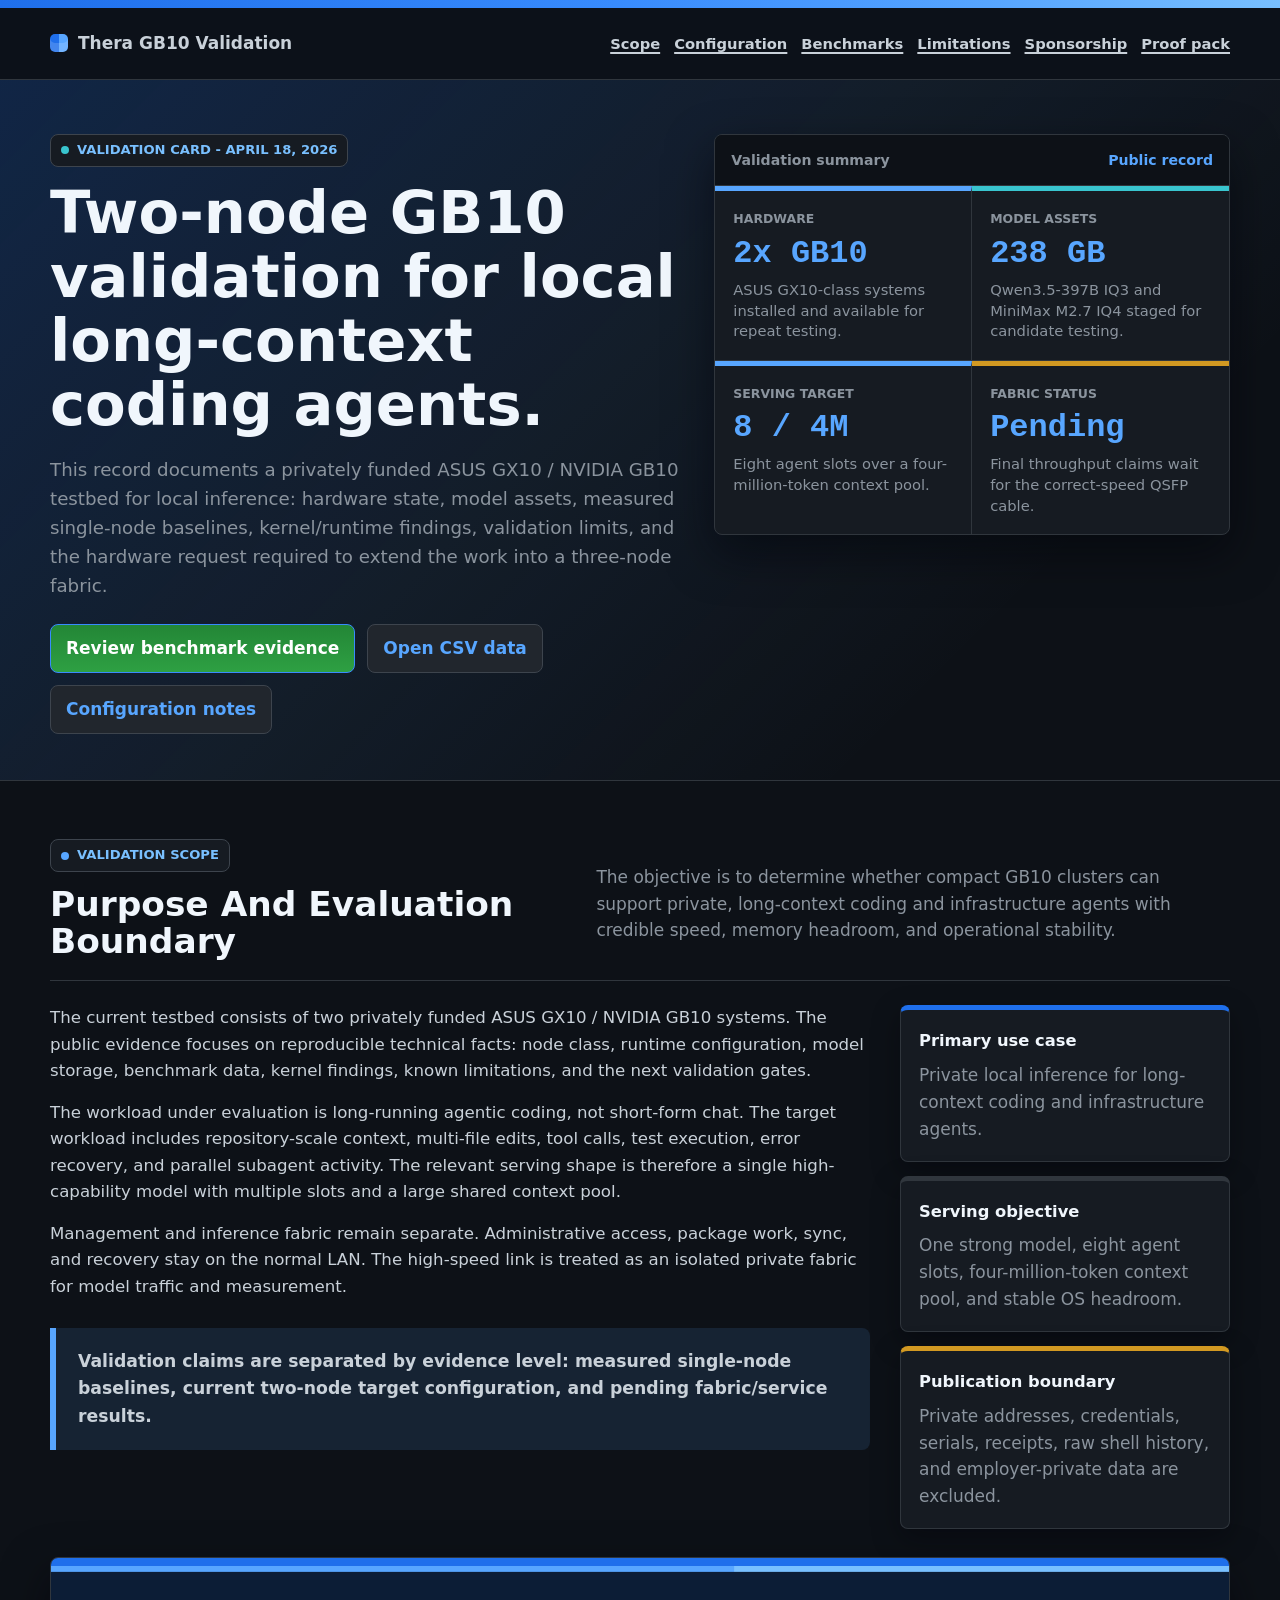
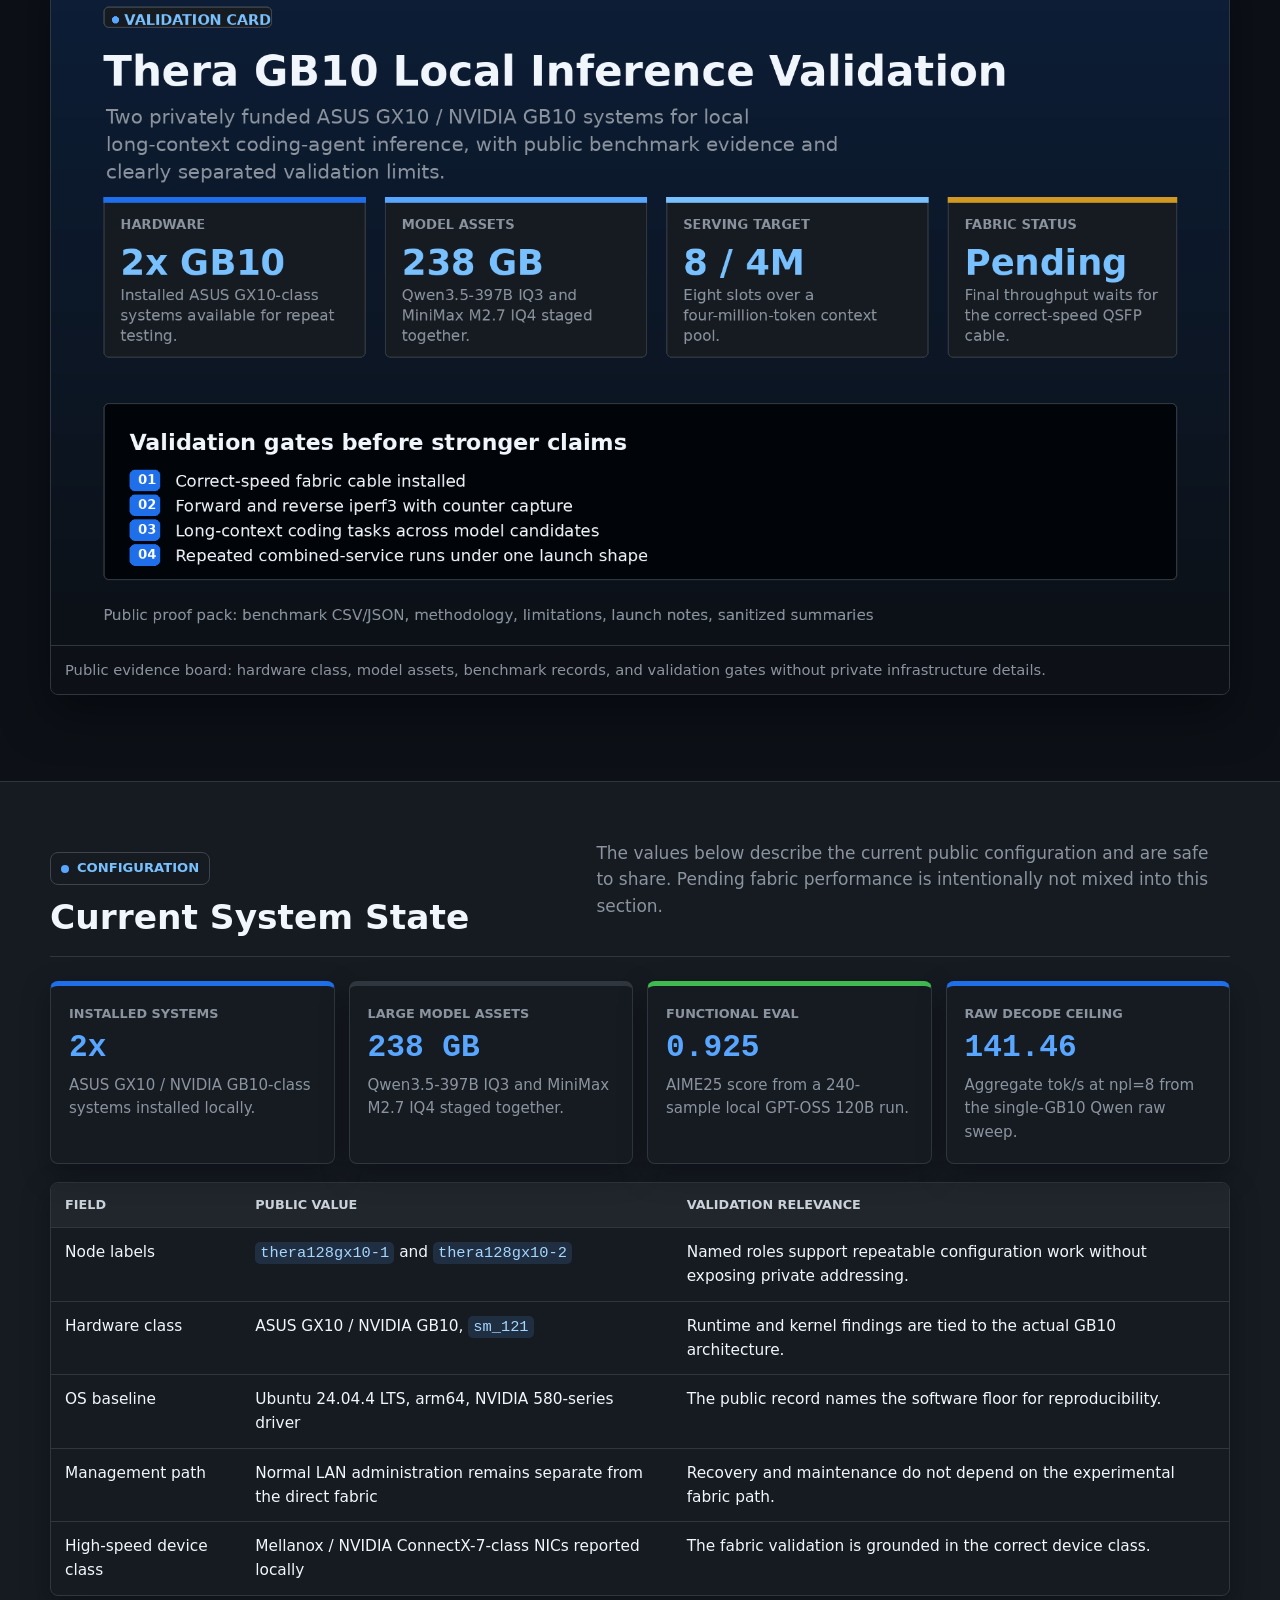
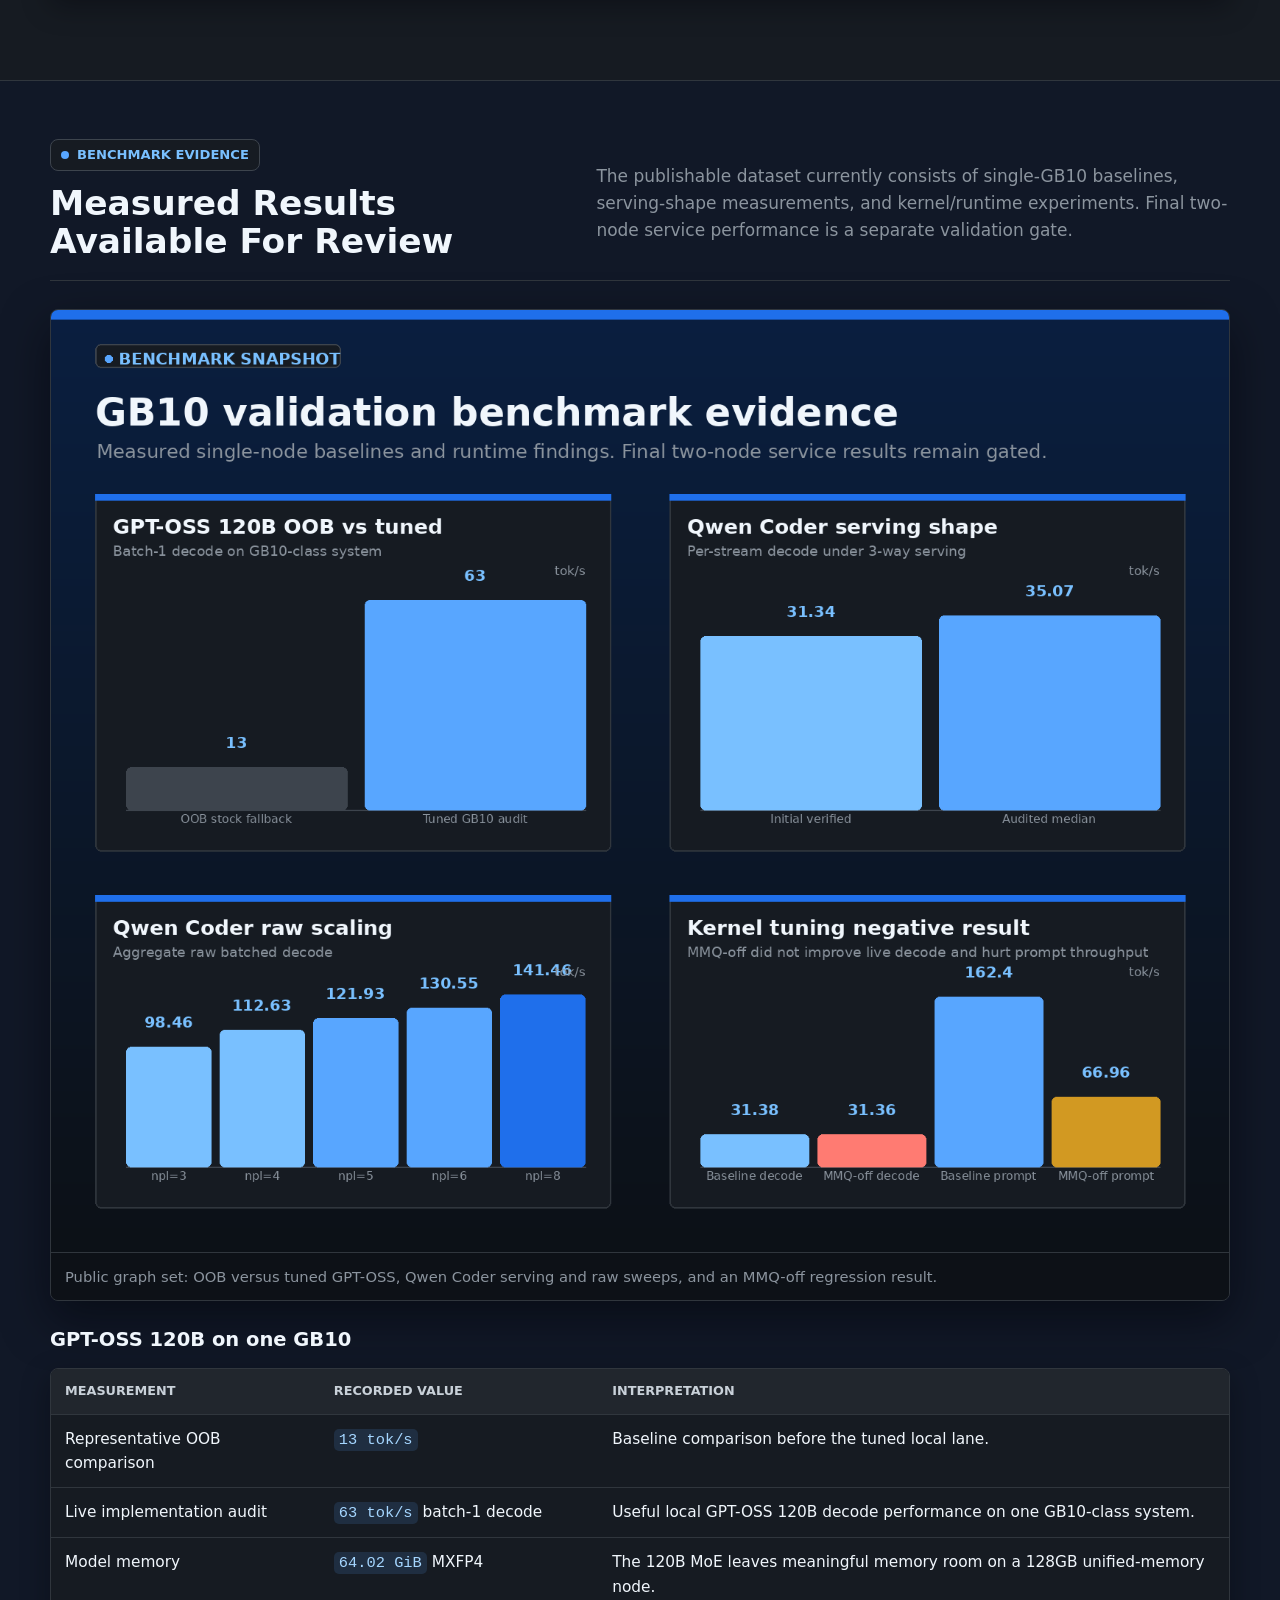
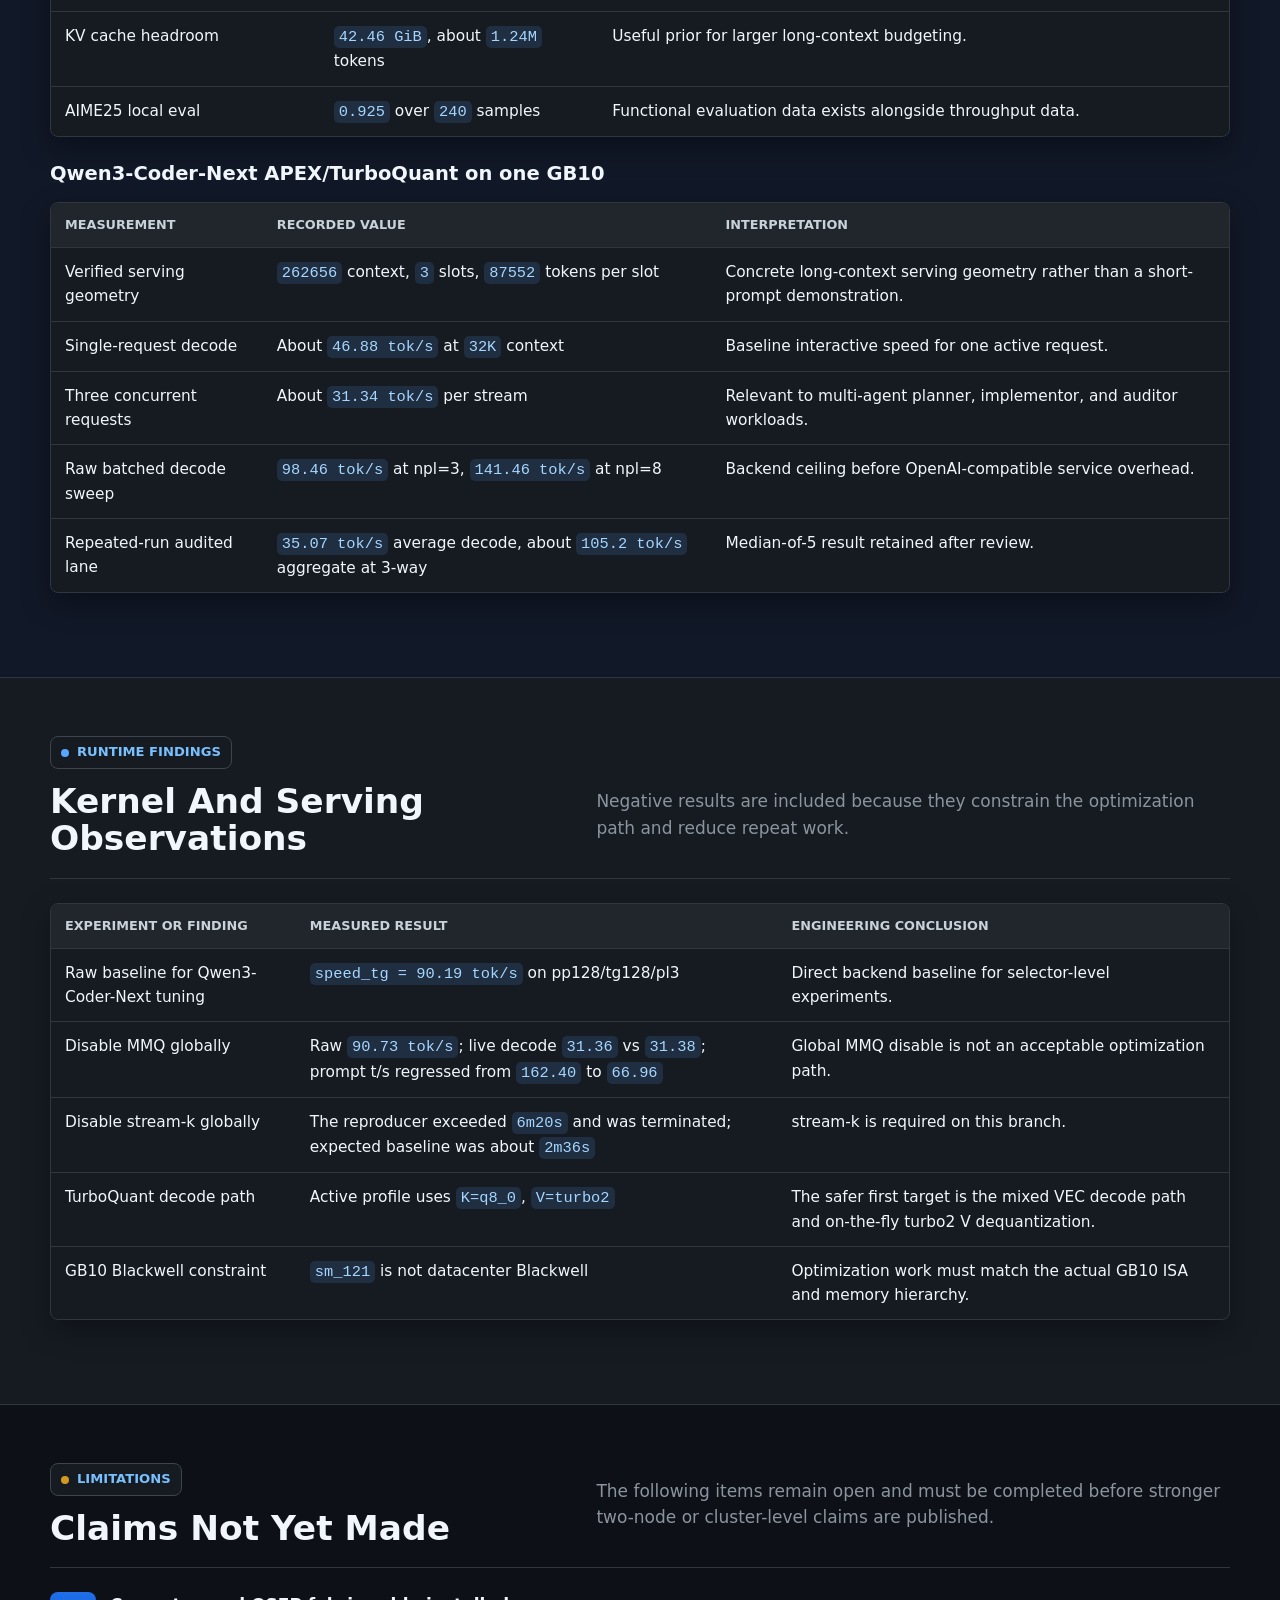
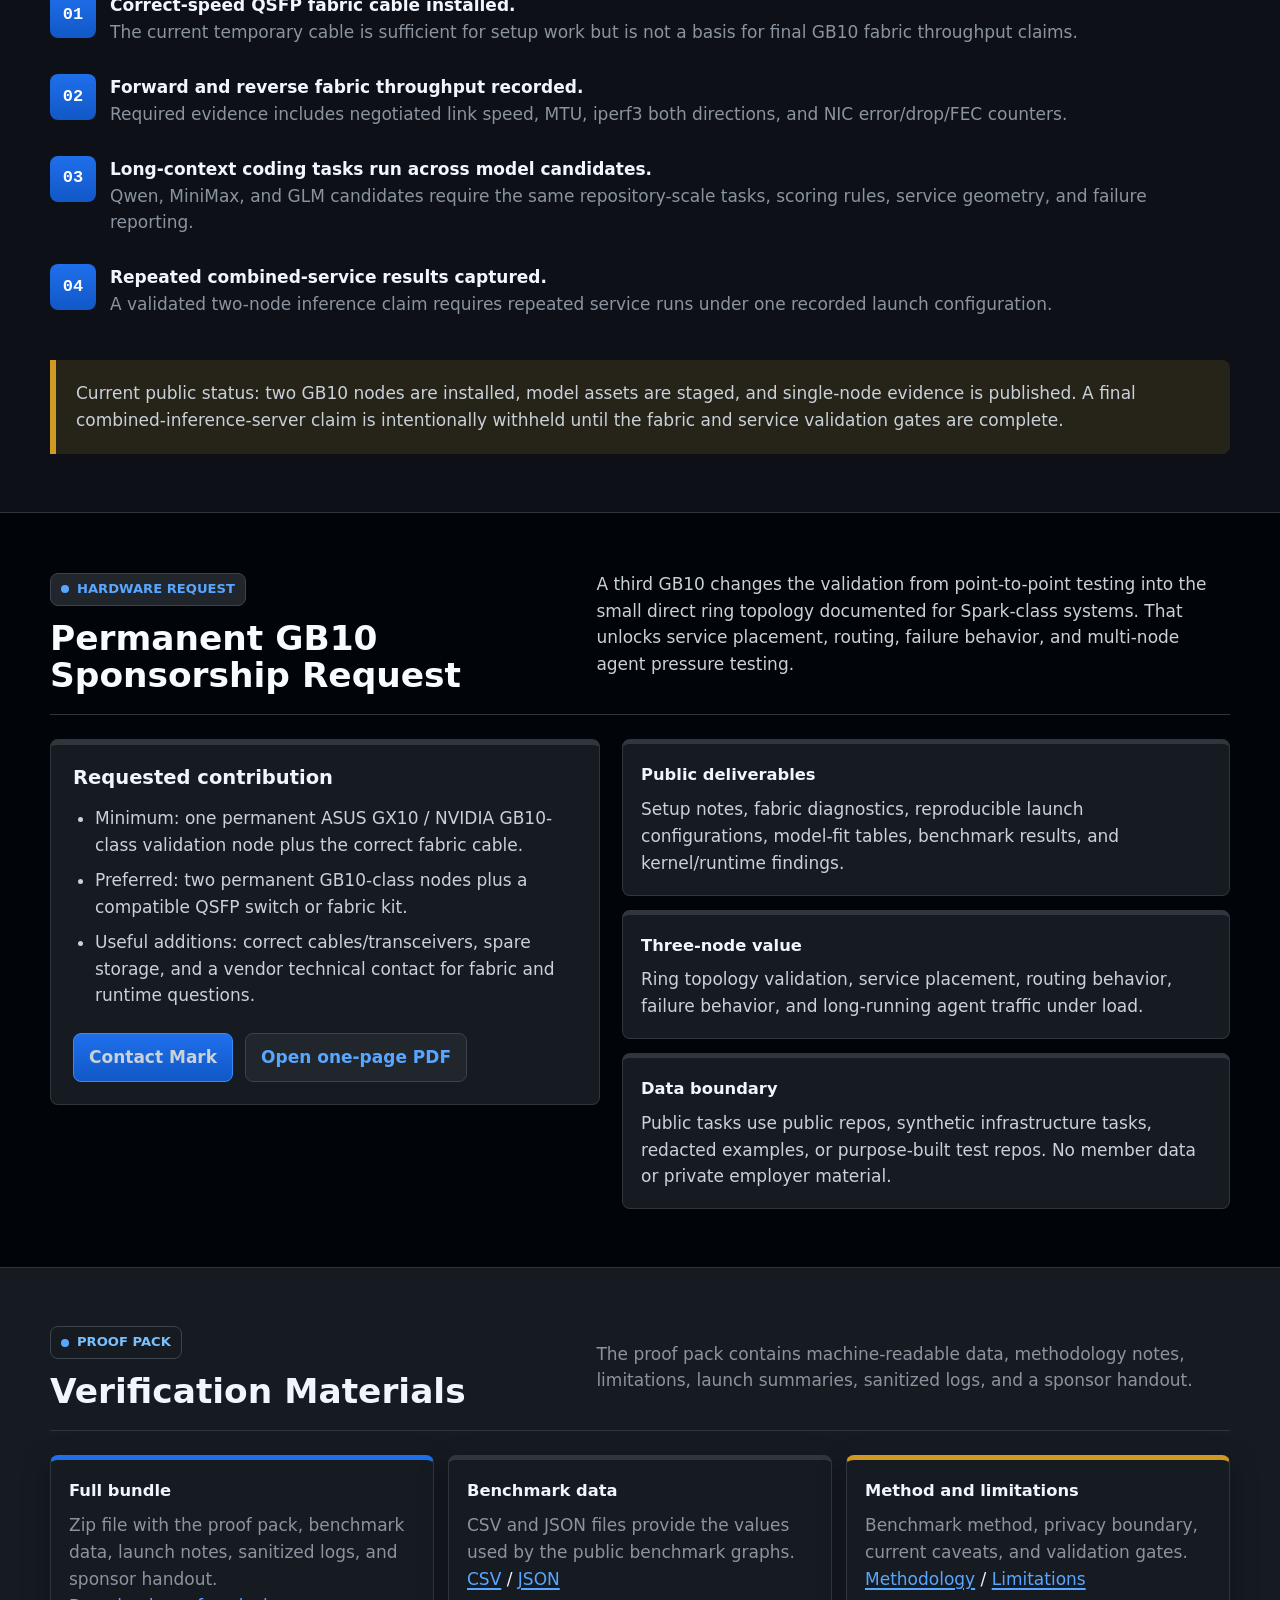
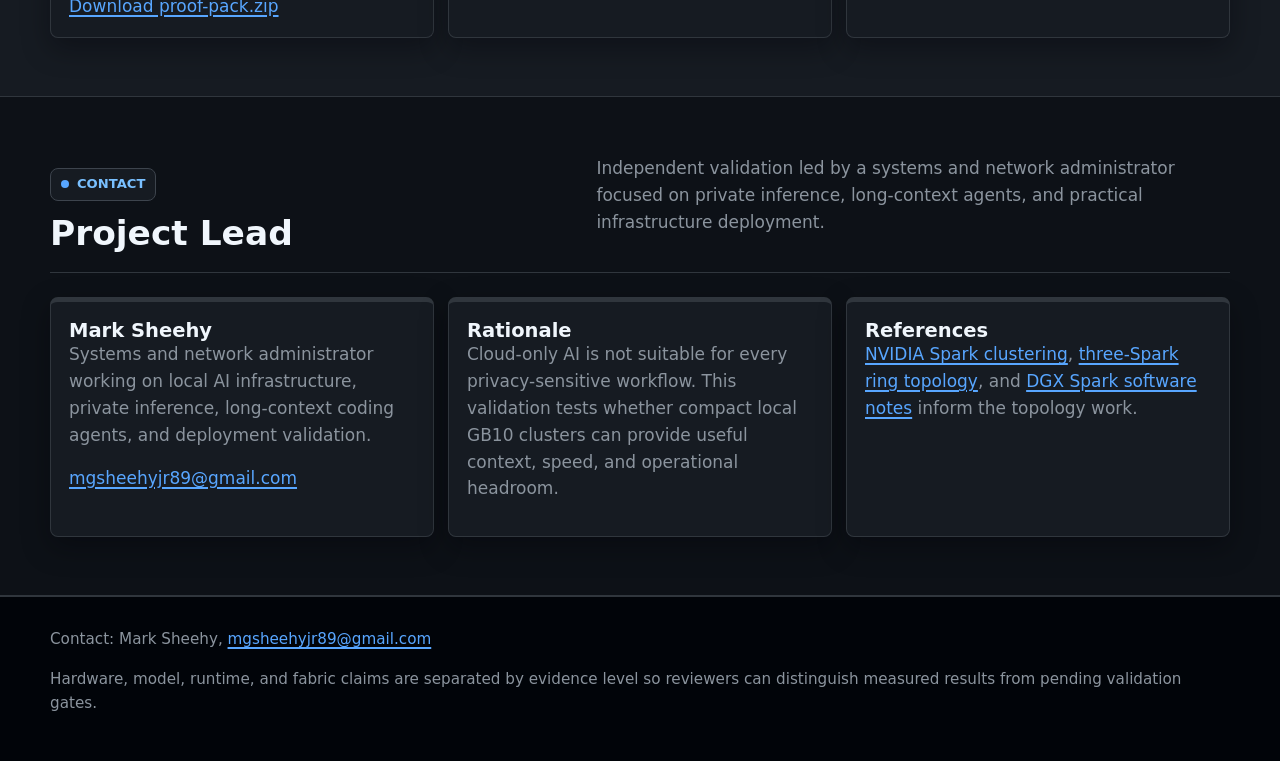
<file: index.html>
<!doctype html>
<html lang="en">
<head>
  <meta charset="utf-8">
  <meta name="viewport" content="width=device-width, initial-scale=1">
  <title>Thera GB10 Local Inference Validation</title>
  <meta name="description" content="A public validation card for two privately funded ASUS GX10 / NVIDIA GB10 systems: hardware state, model assets, benchmark evidence, kernel findings, limitations, and a permanent hardware sponsorship request.">
  <meta name="author" content="Mark Sheehy">
  <link rel="canonical" href="https://mgsheehyjr89.github.io/">
  <link rel="icon" href="favicon.png" type="image/png">
  <link rel="stylesheet" href="site.css">
  <meta property="og:type" content="website">
  <meta property="og:site_name" content="Thera GB10 Validation">
  <meta property="og:title" content="Thera GB10 Local Inference Validation">
  <meta property="og:description" content="A model-card style validation record for two privately funded GB10 nodes, benchmark evidence, long-context serving targets, and a permanent hardware sponsorship request.">
  <meta property="og:url" content="https://mgsheehyjr89.github.io/">
  <meta property="og:image" content="https://mgsheehyjr89.github.io/social-card.png">
  <meta property="og:image:width" content="1200">
  <meta property="og:image:height" content="630">
  <meta name="twitter:card" content="summary_large_image">
  <meta name="twitter:title" content="Thera GB10 Local Inference Validation">
  <meta name="twitter:description" content="Two owned GB10 nodes, local benchmark evidence, long-context serving targets, and a permanent hardware sponsorship request.">
  <meta name="twitter:image" content="https://mgsheehyjr89.github.io/social-card.png">
</head>
<body>
  <main class="page">
    <div class="topbar">
      <div class="brand">Thera GB10 Validation</div>
      <nav class="nav" aria-label="Page sections">
        <a href="#scope">Scope</a>
        <a href="#configuration">Configuration</a>
        <a href="#benchmarks">Benchmarks</a>
        <a href="#limitations">Limitations</a>
        <a href="#sponsorship">Sponsorship</a>
        <a href="proof-pack.zip">Proof pack</a>
      </nav>
    </div>

    <header class="hero">
      <div class="hero-layout">
        <div>
          <div class="eyebrow">Validation card - April 18, 2026</div>
          <h1>Two-node GB10 validation for local long-context coding agents.</h1>
          <p class="lead">This record documents a privately funded ASUS GX10 / NVIDIA GB10 testbed for local inference: hardware state, model assets, measured single-node baselines, kernel/runtime findings, validation limits, and the hardware request required to extend the work into a three-node fabric.</p>
          <div class="actions">
            <a class="button" href="#benchmarks">Review benchmark evidence</a>
            <a class="button secondary" href="proof-pack/benchmark-results.csv">Open CSV data</a>
            <a class="button secondary" href="build-log.html">Configuration notes</a>
          </div>
        </div>

        <aside class="signal-board" aria-label="Validation summary">
          <div class="signal-board-header">
            <span>Validation summary</span>
            <span>Public record</span>
          </div>
          <div class="signal-grid">
            <div class="signal blue">
              <span>Hardware</span>
              <strong>2x GB10</strong>
              <p>ASUS GX10-class systems installed and available for repeat testing.</p>
            </div>
            <div class="signal teal">
              <span>Model assets</span>
              <strong>238 GB</strong>
              <p>Qwen3.5-397B IQ3 and MiniMax M2.7 IQ4 staged for candidate testing.</p>
            </div>
            <div class="signal blue">
              <span>Serving target</span>
              <strong>8 / 4M</strong>
              <p>Eight agent slots over a four-million-token context pool.</p>
            </div>
            <div class="signal amber">
              <span>Fabric status</span>
              <strong>Pending</strong>
              <p>Final throughput claims wait for the correct-speed QSFP cable.</p>
            </div>
          </div>
        </aside>
      </div>
    </header>

    <section class="section tint" id="scope" aria-labelledby="scope-heading">
      <div class="section-header">
        <div>
          <p class="section-label blue">Validation scope</p>
          <h2 id="scope-heading">Purpose And Evaluation Boundary</h2>
        </div>
        <p class="muted">The objective is to determine whether compact GB10 clusters can support private, long-context coding and infrastructure agents with credible speed, memory headroom, and operational stability.</p>
      </div>

      <div class="story-grid">
        <article class="story-copy">
          <p>The current testbed consists of two privately funded ASUS GX10 / NVIDIA GB10 systems. The public evidence focuses on reproducible technical facts: node class, runtime configuration, model storage, benchmark data, kernel findings, known limitations, and the next validation gates.</p>

          <p>The workload under evaluation is long-running agentic coding, not short-form chat. The target workload includes repository-scale context, multi-file edits, tool calls, test execution, error recovery, and parallel subagent activity. The relevant serving shape is therefore a single high-capability model with multiple slots and a large shared context pool.</p>

          <p>Management and inference fabric remain separate. Administrative access, package work, sync, and recovery stay on the normal LAN. The high-speed link is treated as an isolated private fabric for model traffic and measurement.</p>

          <div class="pull">Validation claims are separated by evidence level: measured single-node baselines, current two-node target configuration, and pending fabric/service results.</div>
        </article>

        <div class="side-stack">
          <div class="note blue">
            <strong>Primary use case</strong>
            <p class="muted">Private local inference for long-context coding and infrastructure agents.</p>
          </div>
          <div class="note teal">
            <strong>Serving objective</strong>
            <p class="muted">One strong model, eight agent slots, four-million-token context pool, and stable OS headroom.</p>
          </div>
          <div class="note amber">
            <strong>Publication boundary</strong>
            <p class="muted">Private addresses, credentials, serials, receipts, raw shell history, and employer-private data are excluded.</p>
          </div>
        </div>
      </div>

      <figure class="image-frame">
        <img src="evidence-visual.png" alt="GB10 validation evidence board with owned hardware, model assets, benchmark evidence, and next validation pass.">
        <figcaption>Public evidence board: hardware class, model assets, benchmark records, and validation gates without private infrastructure details.</figcaption>
      </figure>
    </section>

    <section class="section" id="configuration" aria-labelledby="configuration-heading">
      <div class="section-header">
        <div>
          <p class="section-label blue">Configuration</p>
          <h2 id="configuration-heading">Current System State</h2>
        </div>
        <p class="muted">The values below describe the current public configuration and are safe to share. Pending fabric performance is intentionally not mixed into this section.</p>
      </div>

      <div class="metric-grid four" aria-label="Current validation metrics">
        <div class="metric blue">
          <div class="metric-label">Installed systems</div>
          <div class="metric-value">2x</div>
          <p class="metric-copy">ASUS GX10 / NVIDIA GB10-class systems installed locally.</p>
        </div>
        <div class="metric teal">
          <div class="metric-label">Large model assets</div>
          <div class="metric-value">238 GB</div>
          <p class="metric-copy">Qwen3.5-397B IQ3 and MiniMax M2.7 IQ4 staged together.</p>
        </div>
        <div class="metric green">
          <div class="metric-label">Functional eval</div>
          <div class="metric-value">0.925</div>
          <p class="metric-copy">AIME25 score from a 240-sample local GPT-OSS 120B run.</p>
        </div>
        <div class="metric blue">
          <div class="metric-label">Raw decode ceiling</div>
          <div class="metric-value">141.46</div>
          <p class="metric-copy">Aggregate tok/s at npl=8 from the single-GB10 Qwen raw sweep.</p>
        </div>
      </div>

      <div class="table-wrap">
        <table>
          <thead>
            <tr>
              <th>Field</th>
              <th>Public value</th>
              <th>Validation relevance</th>
            </tr>
          </thead>
          <tbody>
            <tr>
              <td>Node labels</td>
              <td><code>thera128gx10-1</code> and <code>thera128gx10-2</code></td>
              <td>Named roles support repeatable configuration work without exposing private addressing.</td>
            </tr>
            <tr>
              <td>Hardware class</td>
              <td>ASUS GX10 / NVIDIA GB10, <code>sm_121</code></td>
              <td>Runtime and kernel findings are tied to the actual GB10 architecture.</td>
            </tr>
            <tr>
              <td>OS baseline</td>
              <td>Ubuntu 24.04.4 LTS, arm64, NVIDIA 580-series driver</td>
              <td>The public record names the software floor for reproducibility.</td>
            </tr>
            <tr>
              <td>Management path</td>
              <td>Normal LAN administration remains separate from the direct fabric</td>
              <td>Recovery and maintenance do not depend on the experimental fabric path.</td>
            </tr>
            <tr>
              <td>High-speed device class</td>
              <td>Mellanox / NVIDIA ConnectX-7-class NICs reported locally</td>
              <td>The fabric validation is grounded in the correct device class.</td>
            </tr>
          </tbody>
        </table>
      </div>
    </section>

    <section class="section cool" id="benchmarks" aria-labelledby="benchmarks-heading">
      <div class="section-header">
        <div>
          <p class="section-label blue">Benchmark evidence</p>
          <h2 id="benchmarks-heading">Measured Results Available For Review</h2>
        </div>
        <p class="muted">The publishable dataset currently consists of single-GB10 baselines, serving-shape measurements, and kernel/runtime experiments. Final two-node service performance is a separate validation gate.</p>
      </div>

      <figure class="image-frame">
        <img src="benchmark-graphs.png" alt="Four benchmark graphs comparing GPT-OSS 120B OOB versus tuned decode, Qwen Coder serving shape, Qwen Coder raw scaling, and MMQ tuning results.">
        <figcaption>Public graph set: OOB versus tuned GPT-OSS, Qwen Coder serving and raw sweeps, and an MMQ-off regression result.</figcaption>
      </figure>

      <h3>GPT-OSS 120B on one GB10</h3>
      <div class="table-wrap">
        <table>
          <thead>
            <tr>
              <th>Measurement</th>
              <th>Recorded value</th>
              <th>Interpretation</th>
            </tr>
          </thead>
          <tbody>
            <tr>
              <td>Representative OOB comparison</td>
              <td><code>13 tok/s</code></td>
              <td>Baseline comparison before the tuned local lane.</td>
            </tr>
            <tr>
              <td>Live implementation audit</td>
              <td><code>63 tok/s</code> batch-1 decode</td>
              <td>Useful local GPT-OSS 120B decode performance on one GB10-class system.</td>
            </tr>
            <tr>
              <td>Model memory</td>
              <td><code>64.02 GiB</code> MXFP4</td>
              <td>The 120B MoE leaves meaningful memory room on a 128GB unified-memory node.</td>
            </tr>
            <tr>
              <td>KV cache headroom</td>
              <td><code>42.46 GiB</code>, about <code>1.24M</code> tokens</td>
              <td>Useful prior for larger long-context budgeting.</td>
            </tr>
            <tr>
              <td>AIME25 local eval</td>
              <td><code>0.925</code> over <code>240</code> samples</td>
              <td>Functional evaluation data exists alongside throughput data.</td>
            </tr>
          </tbody>
        </table>
      </div>

      <h3>Qwen3-Coder-Next APEX/TurboQuant on one GB10</h3>
      <div class="table-wrap">
        <table>
          <thead>
            <tr>
              <th>Measurement</th>
              <th>Recorded value</th>
              <th>Interpretation</th>
            </tr>
          </thead>
          <tbody>
            <tr>
              <td>Verified serving geometry</td>
              <td><code>262656</code> context, <code>3</code> slots, <code>87552</code> tokens per slot</td>
              <td>Concrete long-context serving geometry rather than a short-prompt demonstration.</td>
            </tr>
            <tr>
              <td>Single-request decode</td>
              <td>About <code>46.88 tok/s</code> at <code>32K</code> context</td>
              <td>Baseline interactive speed for one active request.</td>
            </tr>
            <tr>
              <td>Three concurrent requests</td>
              <td>About <code>31.34 tok/s</code> per stream</td>
              <td>Relevant to multi-agent planner, implementor, and auditor workloads.</td>
            </tr>
            <tr>
              <td>Raw batched decode sweep</td>
              <td><code>98.46 tok/s</code> at npl=3, <code>141.46 tok/s</code> at npl=8</td>
              <td>Backend ceiling before OpenAI-compatible service overhead.</td>
            </tr>
            <tr>
              <td>Repeated-run audited lane</td>
              <td><code>35.07 tok/s</code> average decode, about <code>105.2 tok/s</code> aggregate at 3-way</td>
              <td>Median-of-5 result retained after review.</td>
            </tr>
          </tbody>
        </table>
      </div>
    </section>

    <section class="section" id="runtime" aria-labelledby="runtime-heading">
      <div class="section-header">
        <div>
          <p class="section-label blue">Runtime findings</p>
          <h2 id="runtime-heading">Kernel And Serving Observations</h2>
        </div>
        <p class="muted">Negative results are included because they constrain the optimization path and reduce repeat work.</p>
      </div>

      <div class="table-wrap">
        <table>
          <thead>
            <tr>
              <th>Experiment or finding</th>
              <th>Measured result</th>
              <th>Engineering conclusion</th>
            </tr>
          </thead>
          <tbody>
            <tr>
              <td>Raw baseline for Qwen3-Coder-Next tuning</td>
              <td><code>speed_tg = 90.19 tok/s</code> on pp128/tg128/pl3</td>
              <td>Direct backend baseline for selector-level experiments.</td>
            </tr>
            <tr>
              <td>Disable MMQ globally</td>
              <td>Raw <code>90.73 tok/s</code>; live decode <code>31.36</code> vs <code>31.38</code>; prompt t/s regressed from <code>162.40</code> to <code>66.96</code></td>
              <td>Global MMQ disable is not an acceptable optimization path.</td>
            </tr>
            <tr>
              <td>Disable stream-k globally</td>
              <td>The reproducer exceeded <code>6m20s</code> and was terminated; expected baseline was about <code>2m36s</code></td>
              <td>stream-k is required on this branch.</td>
            </tr>
            <tr>
              <td>TurboQuant decode path</td>
              <td>Active profile uses <code>K=q8_0</code>, <code>V=turbo2</code></td>
              <td>The safer first target is the mixed VEC decode path and on-the-fly turbo2 V dequantization.</td>
            </tr>
            <tr>
              <td>GB10 Blackwell constraint</td>
              <td><code>sm_121</code> is not datacenter Blackwell</td>
              <td>Optimization work must match the actual GB10 ISA and memory hierarchy.</td>
            </tr>
          </tbody>
        </table>
      </div>
    </section>

    <section class="section tint" id="limitations" aria-labelledby="limitations-heading">
      <div class="section-header">
        <div>
          <p class="section-label amber">Limitations</p>
          <h2 id="limitations-heading">Claims Not Yet Made</h2>
        </div>
        <p class="muted">The following items remain open and must be completed before stronger two-node or cluster-level claims are published.</p>
      </div>

      <ol class="timeline">
        <li>
          <span class="step-number">01</span>
          <div>
            <strong>Correct-speed QSFP fabric cable installed.</strong>
            <p class="muted">The current temporary cable is sufficient for setup work but is not a basis for final GB10 fabric throughput claims.</p>
          </div>
        </li>
        <li>
          <span class="step-number">02</span>
          <div>
            <strong>Forward and reverse fabric throughput recorded.</strong>
            <p class="muted">Required evidence includes negotiated link speed, MTU, iperf3 both directions, and NIC error/drop/FEC counters.</p>
          </div>
        </li>
        <li>
          <span class="step-number">03</span>
          <div>
            <strong>Long-context coding tasks run across model candidates.</strong>
            <p class="muted">Qwen, MiniMax, and GLM candidates require the same repository-scale tasks, scoring rules, service geometry, and failure reporting.</p>
          </div>
        </li>
        <li>
          <span class="step-number">04</span>
          <div>
            <strong>Repeated combined-service results captured.</strong>
            <p class="muted">A validated two-node inference claim requires repeated service runs under one recorded launch configuration.</p>
          </div>
        </li>
      </ol>

      <div class="band amber">
        Current public status: two GB10 nodes are installed, model assets are staged, and single-node evidence is published. A final combined-inference-server claim is intentionally withheld until the fabric and service validation gates are complete.
      </div>
    </section>

    <section class="section terminal" id="sponsorship" aria-labelledby="sponsorship-heading">
      <div class="section-header">
        <div>
          <p class="section-label blue">Hardware request</p>
          <h2 id="sponsorship-heading">Permanent GB10 Sponsorship Request</h2>
        </div>
        <p class="muted">A third GB10 changes the validation from point-to-point testing into the small direct ring topology documented for Spark-class systems. That unlocks service placement, routing, failure behavior, and multi-node agent pressure testing.</p>
      </div>

      <div class="ask-grid">
        <div class="ask-panel">
          <h3>Requested contribution</h3>
          <ul>
            <li>Minimum: one permanent ASUS GX10 / NVIDIA GB10-class validation node plus the correct fabric cable.</li>
            <li>Preferred: two permanent GB10-class nodes plus a compatible QSFP switch or fabric kit.</li>
            <li>Useful additions: correct cables/transceivers, spare storage, and a vendor technical contact for fabric and runtime questions.</li>
          </ul>
          <div class="button-row">
            <a class="button teal" href="mailto:mgsheehyjr89@gmail.com?subject=GB10%20hardware%20sponsorship">Contact Mark</a>
            <a class="button secondary" href="proof-pack/sponsorship-one-pager.pdf">Open one-page PDF</a>
          </div>
        </div>

        <div class="method-grid">
          <div class="method-card blue">
            <strong>Public deliverables</strong>
            <p>Setup notes, fabric diagnostics, reproducible launch configurations, model-fit tables, benchmark results, and kernel/runtime findings.</p>
          </div>
          <div class="method-card teal">
            <strong>Three-node value</strong>
            <p>Ring topology validation, service placement, routing behavior, failure behavior, and long-running agent traffic under load.</p>
          </div>
          <div class="method-card amber">
            <strong>Data boundary</strong>
            <p>Public tasks use public repos, synthetic infrastructure tasks, redacted examples, or purpose-built test repos. No member data or private employer material.</p>
          </div>
        </div>
      </div>
    </section>

    <section class="section" id="proof-pack" aria-labelledby="proof-pack-heading">
      <div class="section-header">
        <div>
          <p class="section-label blue">Proof pack</p>
          <h2 id="proof-pack-heading">Verification Materials</h2>
        </div>
        <p class="muted">The proof pack contains machine-readable data, methodology notes, limitations, launch summaries, sanitized logs, and a sponsor handout.</p>
      </div>

      <div class="proof-pack-grid">
        <div class="proof-card blue">
          <strong>Full bundle</strong>
          <p class="muted">Zip file with the proof pack, benchmark data, launch notes, sanitized logs, and sponsor handout.</p>
          <p><a href="proof-pack.zip">Download proof-pack.zip</a></p>
        </div>
        <div class="proof-card teal">
          <strong>Benchmark data</strong>
          <p class="muted">CSV and JSON files provide the values used by the public benchmark graphs.</p>
          <p><a href="proof-pack/benchmark-results.csv">CSV</a> / <a href="proof-pack/benchmark-results.json">JSON</a></p>
        </div>
        <div class="proof-card amber">
          <strong>Method and limitations</strong>
          <p class="muted">Benchmark method, privacy boundary, current caveats, and validation gates.</p>
          <p><a href="proof-pack/methodology.md">Methodology</a> / <a href="proof-pack/limitations.md">Limitations</a></p>
        </div>
      </div>
    </section>

    <section class="section tint" id="project-lead" aria-labelledby="project-lead-heading">
      <div class="section-header">
        <div>
          <p class="section-label blue">Contact</p>
          <h2 id="project-lead-heading">Project Lead</h2>
        </div>
        <p class="muted">Independent validation led by a systems and network administrator focused on private inference, long-context agents, and practical infrastructure deployment.</p>
      </div>

      <div class="profile-grid">
        <div class="profile-card blue">
          <h3>Mark Sheehy</h3>
          <p class="muted">Systems and network administrator working on local AI infrastructure, private inference, long-context coding agents, and deployment validation.</p>
          <p><a href="mailto:mgsheehyjr89@gmail.com">mgsheehyjr89@gmail.com</a></p>
        </div>
        <div class="profile-card teal">
          <h3>Rationale</h3>
          <p class="muted">Cloud-only AI is not suitable for every privacy-sensitive workflow. This validation tests whether compact local GB10 clusters can provide useful context, speed, and operational headroom.</p>
        </div>
        <div class="profile-card blue">
          <h3>References</h3>
          <p class="muted"><a href="https://docs.nvidia.com/dgx/dgx-spark/spark-clustering.html">NVIDIA Spark clustering</a>, <a href="https://build.nvidia.com/spark/connect-three-sparks">three-Spark ring topology</a>, and <a href="https://developer.nvidia.com/blog/new-software-and-model-optimizations-supercharge-nvidia-dgx-spark/">DGX Spark software notes</a> inform the topology work.</p>
        </div>
      </div>
    </section>

    <footer class="site-footer">
      <p>Contact: Mark Sheehy, <a href="mailto:mgsheehyjr89@gmail.com">mgsheehyjr89@gmail.com</a></p>
      <p>Hardware, model, runtime, and fabric claims are separated by evidence level so reviewers can distinguish measured results from pending validation gates.</p>
    </footer>
  </main>
</body>
</html>
</file>
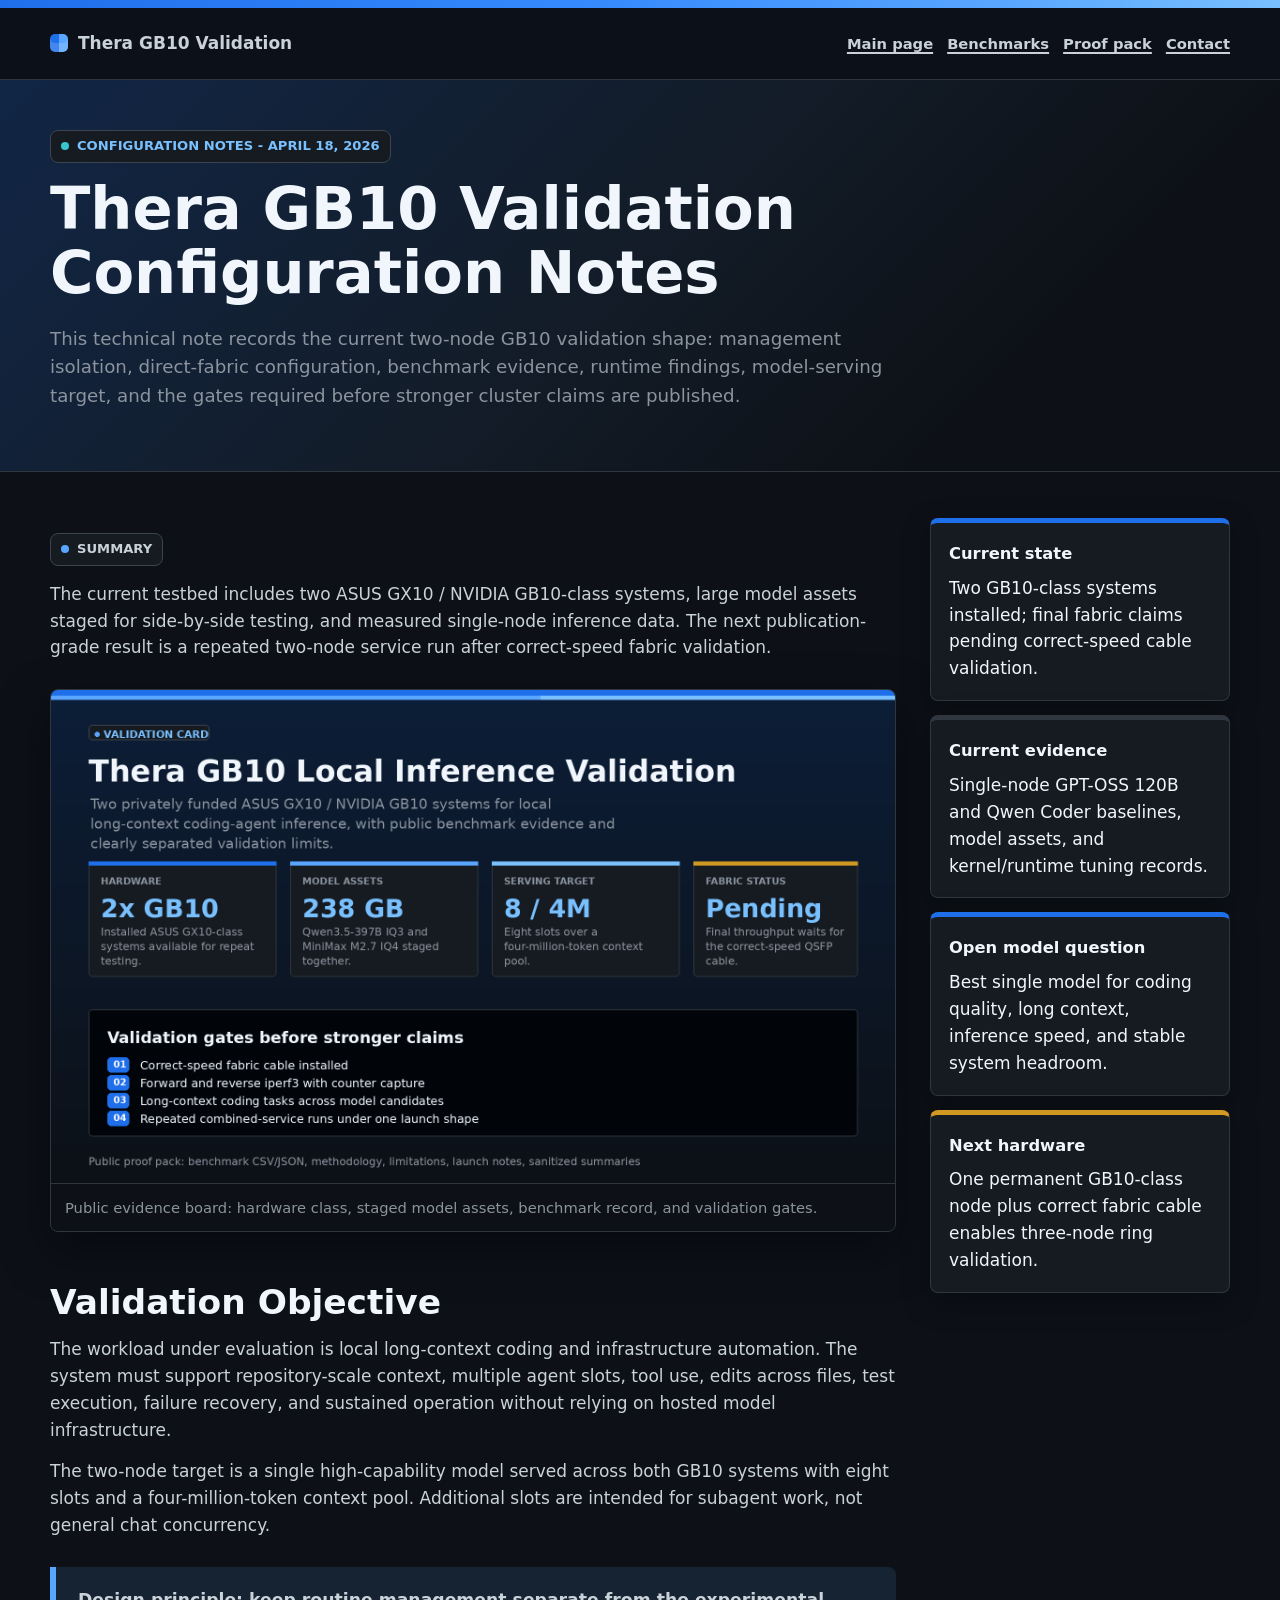
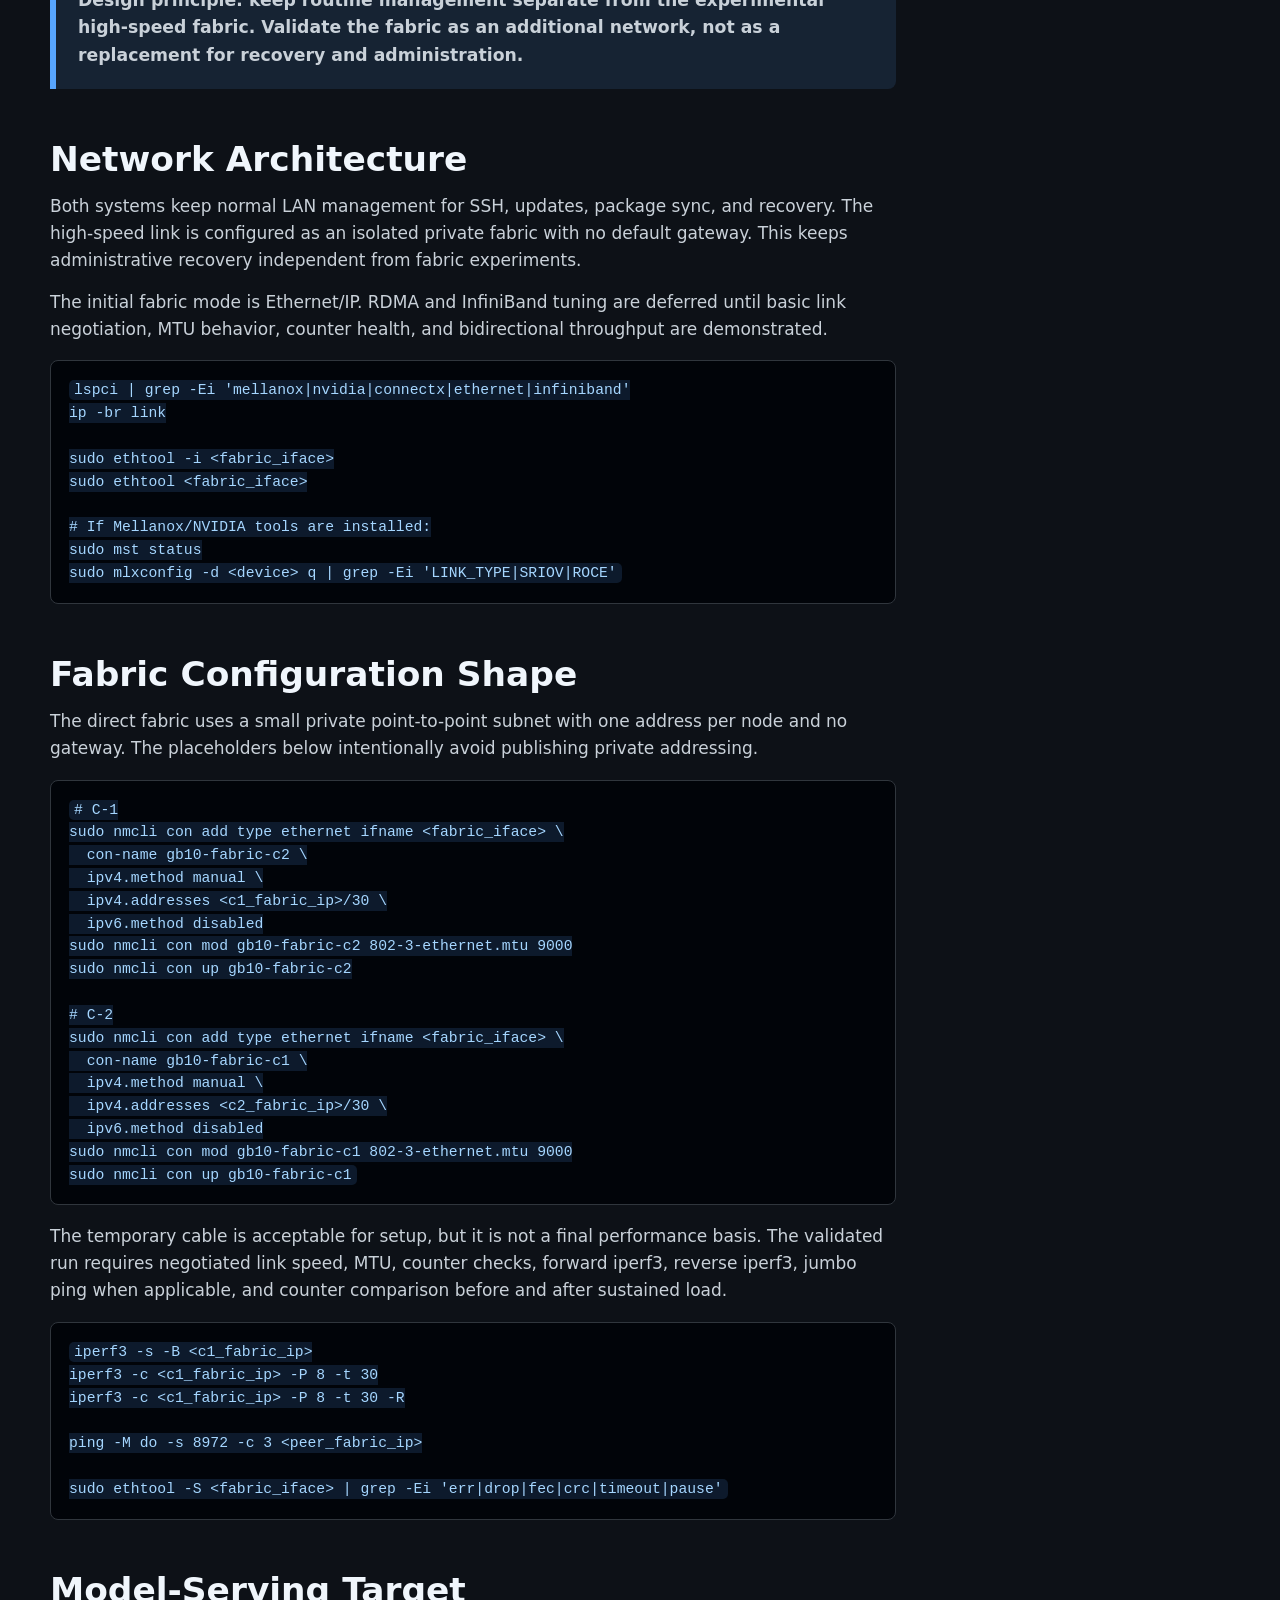
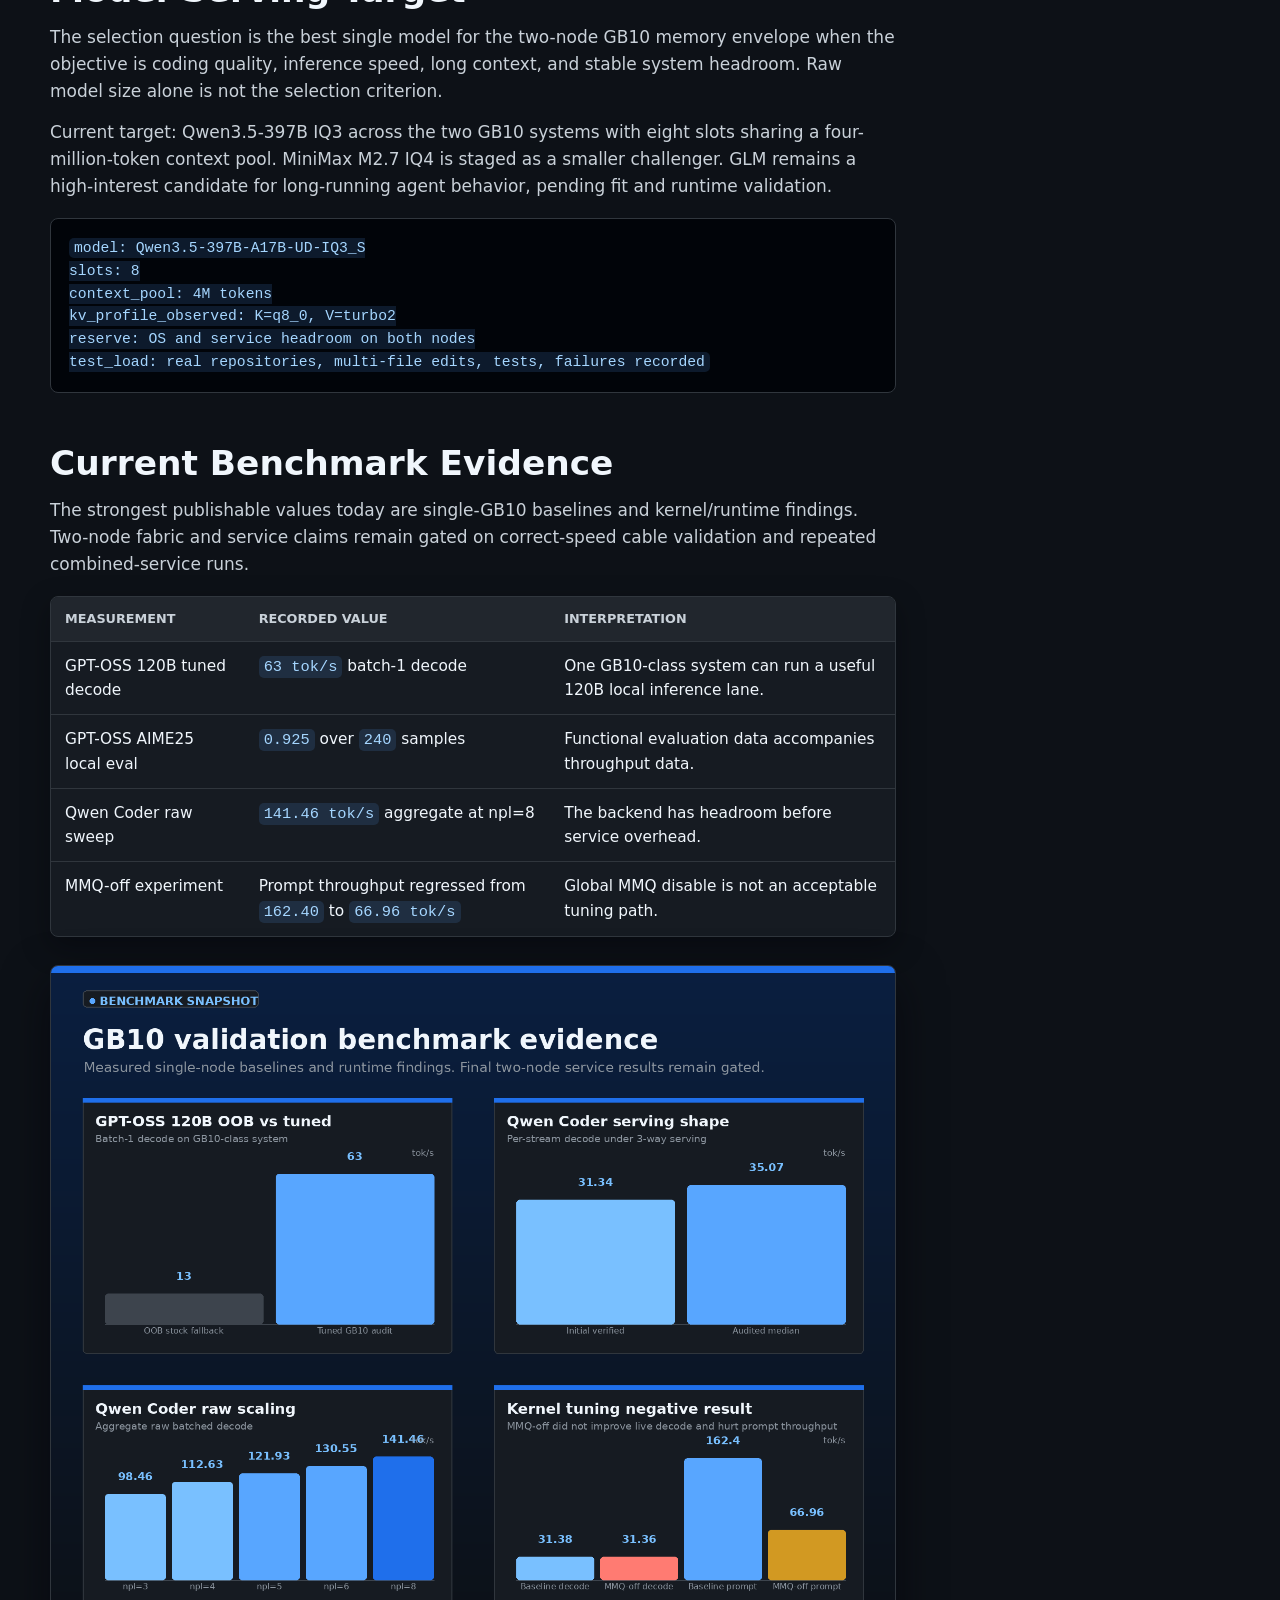
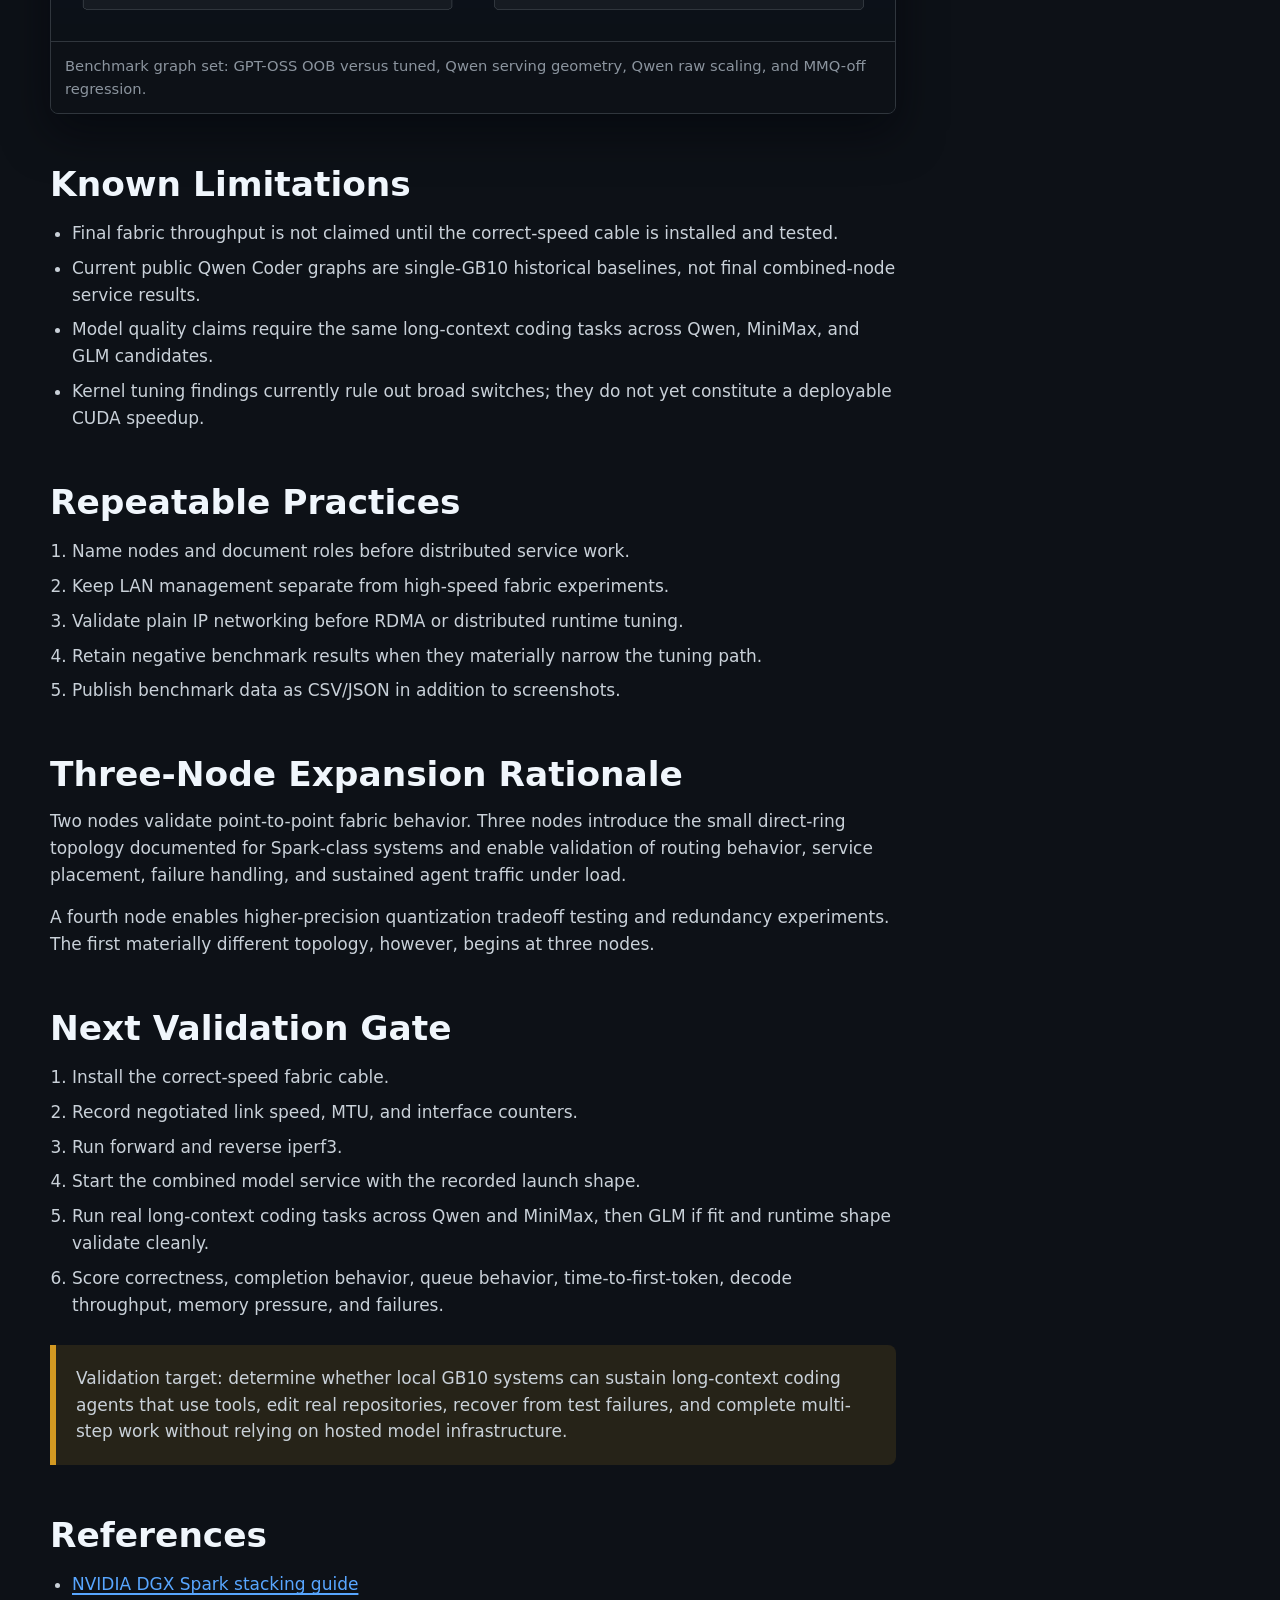
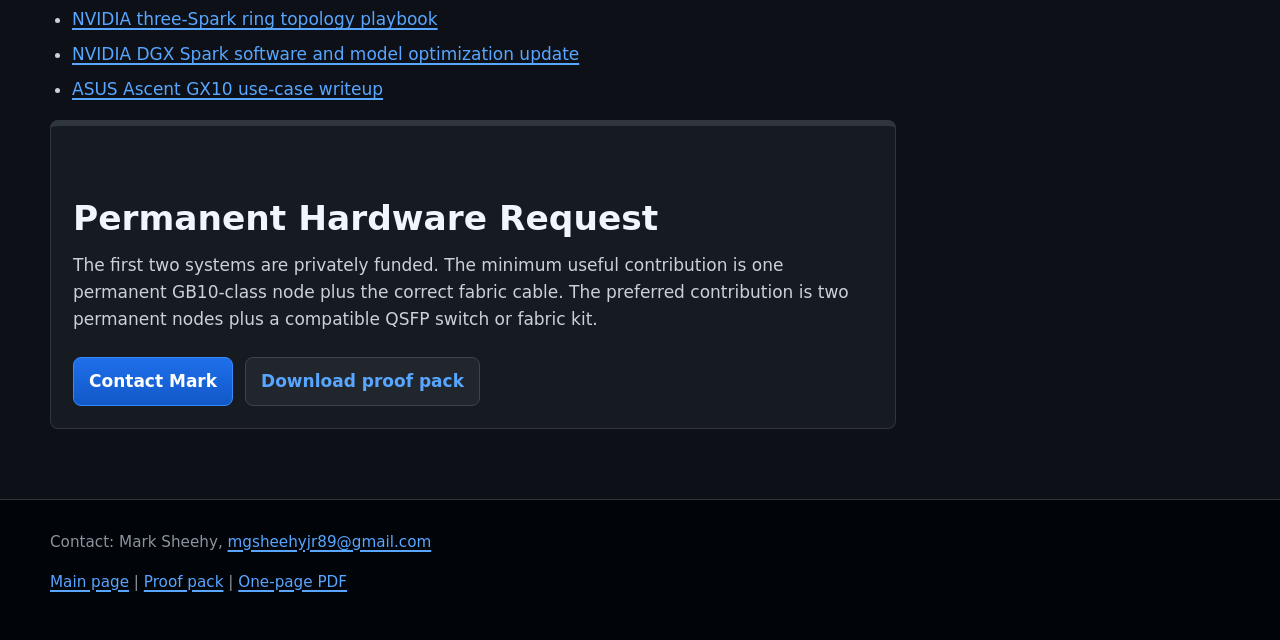
<file: build-log.html>
<!doctype html>
<html lang="en">
<head>
  <meta charset="utf-8">
  <meta name="viewport" content="width=device-width, initial-scale=1">
  <title>Thera GB10 Validation Configuration Notes</title>
  <meta name="description" content="Configuration notes for a two-node ASUS GX10 / NVIDIA GB10 local inference validation: network isolation, fabric commands, benchmark evidence, model-serving target, limitations, and sponsorship request.">
  <meta name="author" content="Mark Sheehy">
  <link rel="canonical" href="https://mgsheehyjr89.github.io/build-log.html">
  <link rel="icon" href="favicon.png" type="image/png">
  <link rel="stylesheet" href="site.css">
  <meta property="og:type" content="article">
  <meta property="og:site_name" content="Thera GB10 Validation">
  <meta property="og:title" content="Thera GB10 Validation Configuration Notes">
  <meta property="og:description" content="Network shape, fabric commands, benchmark evidence, kernel findings, model-serving target, and validation gates for a two-node GB10 inference testbed.">
  <meta property="og:url" content="https://mgsheehyjr89.github.io/build-log.html">
  <meta property="og:image" content="https://mgsheehyjr89.github.io/social-card.png">
  <meta name="twitter:card" content="summary_large_image">
  <meta name="twitter:title" content="Thera GB10 Validation Configuration Notes">
  <meta name="twitter:description" content="Network shape, fabric commands, benchmark evidence, kernel findings, model-serving target, and validation gates.">
  <meta name="twitter:image" content="https://mgsheehyjr89.github.io/social-card.png">
</head>
<body>
  <div class="topbar">
    <div class="brand">Thera GB10 Validation</div>
    <nav class="nav" aria-label="Site sections">
      <a href="index.html">Main page</a>
      <a href="index.html#benchmarks">Benchmarks</a>
      <a href="proof-pack.zip">Proof pack</a>
      <a href="mailto:mgsheehyjr89@gmail.com">Contact</a>
    </nav>
  </div>

  <header class="article-hero">
    <div class="eyebrow">Configuration notes - April 18, 2026</div>
    <h1>Thera GB10 Validation Configuration Notes</h1>
    <p class="lead">This technical note records the current two-node GB10 validation shape: management isolation, direct-fabric configuration, benchmark evidence, runtime findings, model-serving target, and the gates required before stronger cluster claims are published.</p>
  </header>

  <main class="article-shell">
    <div class="article-layout">
      <article class="post">
        <p class="section-label blue">Summary</p>
        <p>The current testbed includes two ASUS GX10 / NVIDIA GB10-class systems, large model assets staged for side-by-side testing, and measured single-node inference data. The next publication-grade result is a repeated two-node service run after correct-speed fabric validation.</p>

        <figure class="image-frame">
          <img src="evidence-visual.png" alt="GB10 validation evidence board with owned hardware, model assets, benchmark evidence, and next validation pass.">
          <figcaption>Public evidence board: hardware class, staged model assets, benchmark record, and validation gates.</figcaption>
        </figure>

        <h2>Validation Objective</h2>
        <p>The workload under evaluation is local long-context coding and infrastructure automation. The system must support repository-scale context, multiple agent slots, tool use, edits across files, test execution, failure recovery, and sustained operation without relying on hosted model infrastructure.</p>

        <p>The two-node target is a single high-capability model served across both GB10 systems with eight slots and a four-million-token context pool. Additional slots are intended for subagent work, not general chat concurrency.</p>

        <div class="pull">Design principle: keep routine management separate from the experimental high-speed fabric. Validate the fabric as an additional network, not as a replacement for recovery and administration.</div>

        <h2>Network Architecture</h2>
        <p>Both systems keep normal LAN management for SSH, updates, package sync, and recovery. The high-speed link is configured as an isolated private fabric with no default gateway. This keeps administrative recovery independent from fabric experiments.</p>

        <p>The initial fabric mode is Ethernet/IP. RDMA and InfiniBand tuning are deferred until basic link negotiation, MTU behavior, counter health, and bidirectional throughput are demonstrated.</p>

        <pre><code>lspci | grep -Ei 'mellanox|nvidia|connectx|ethernet|infiniband'
ip -br link

sudo ethtool -i &lt;fabric_iface&gt;
sudo ethtool &lt;fabric_iface&gt;

# If Mellanox/NVIDIA tools are installed:
sudo mst status
sudo mlxconfig -d &lt;device&gt; q | grep -Ei 'LINK_TYPE|SRIOV|ROCE'</code></pre>

        <h2>Fabric Configuration Shape</h2>
        <p>The direct fabric uses a small private point-to-point subnet with one address per node and no gateway. The placeholders below intentionally avoid publishing private addressing.</p>

        <pre><code># C-1
sudo nmcli con add type ethernet ifname &lt;fabric_iface&gt; \
  con-name gb10-fabric-c2 \
  ipv4.method manual \
  ipv4.addresses &lt;c1_fabric_ip&gt;/30 \
  ipv6.method disabled
sudo nmcli con mod gb10-fabric-c2 802-3-ethernet.mtu 9000
sudo nmcli con up gb10-fabric-c2

# C-2
sudo nmcli con add type ethernet ifname &lt;fabric_iface&gt; \
  con-name gb10-fabric-c1 \
  ipv4.method manual \
  ipv4.addresses &lt;c2_fabric_ip&gt;/30 \
  ipv6.method disabled
sudo nmcli con mod gb10-fabric-c1 802-3-ethernet.mtu 9000
sudo nmcli con up gb10-fabric-c1</code></pre>

        <p>The temporary cable is acceptable for setup, but it is not a final performance basis. The validated run requires negotiated link speed, MTU, counter checks, forward iperf3, reverse iperf3, jumbo ping when applicable, and counter comparison before and after sustained load.</p>

        <pre><code>iperf3 -s -B &lt;c1_fabric_ip&gt;
iperf3 -c &lt;c1_fabric_ip&gt; -P 8 -t 30
iperf3 -c &lt;c1_fabric_ip&gt; -P 8 -t 30 -R

ping -M do -s 8972 -c 3 &lt;peer_fabric_ip&gt;

sudo ethtool -S &lt;fabric_iface&gt; | grep -Ei 'err|drop|fec|crc|timeout|pause'</code></pre>

        <h2>Model-Serving Target</h2>
        <p>The selection question is the best single model for the two-node GB10 memory envelope when the objective is coding quality, inference speed, long context, and stable system headroom. Raw model size alone is not the selection criterion.</p>

        <p>Current target: Qwen3.5-397B IQ3 across the two GB10 systems with eight slots sharing a four-million-token context pool. MiniMax M2.7 IQ4 is staged as a smaller challenger. GLM remains a high-interest candidate for long-running agent behavior, pending fit and runtime validation.</p>

        <pre><code>model: Qwen3.5-397B-A17B-UD-IQ3_S
slots: 8
context_pool: 4M tokens
kv_profile_observed: K=q8_0, V=turbo2
reserve: OS and service headroom on both nodes
test_load: real repositories, multi-file edits, tests, failures recorded</code></pre>

        <h2>Current Benchmark Evidence</h2>
        <p>The strongest publishable values today are single-GB10 baselines and kernel/runtime findings. Two-node fabric and service claims remain gated on correct-speed cable validation and repeated combined-service runs.</p>

        <div class="table-wrap">
          <table>
            <thead>
              <tr>
                <th>Measurement</th>
                <th>Recorded value</th>
                <th>Interpretation</th>
              </tr>
            </thead>
            <tbody>
              <tr>
                <td>GPT-OSS 120B tuned decode</td>
                <td><code>63 tok/s</code> batch-1 decode</td>
                <td>One GB10-class system can run a useful 120B local inference lane.</td>
              </tr>
              <tr>
                <td>GPT-OSS AIME25 local eval</td>
                <td><code>0.925</code> over <code>240</code> samples</td>
                <td>Functional evaluation data accompanies throughput data.</td>
              </tr>
              <tr>
                <td>Qwen Coder raw sweep</td>
                <td><code>141.46 tok/s</code> aggregate at npl=8</td>
                <td>The backend has headroom before service overhead.</td>
              </tr>
              <tr>
                <td>MMQ-off experiment</td>
                <td>Prompt throughput regressed from <code>162.40</code> to <code>66.96 tok/s</code></td>
                <td>Global MMQ disable is not an acceptable tuning path.</td>
              </tr>
            </tbody>
          </table>
        </div>

        <figure class="image-frame">
          <img src="benchmark-graphs.png" alt="Benchmark graphs for GPT-OSS tuned decode, Qwen Coder serving shape, Qwen raw scaling, and MMQ tuning results.">
          <figcaption>Benchmark graph set: GPT-OSS OOB versus tuned, Qwen serving geometry, Qwen raw scaling, and MMQ-off regression.</figcaption>
        </figure>

        <h2>Known Limitations</h2>
        <ul>
          <li>Final fabric throughput is not claimed until the correct-speed cable is installed and tested.</li>
          <li>Current public Qwen Coder graphs are single-GB10 historical baselines, not final combined-node service results.</li>
          <li>Model quality claims require the same long-context coding tasks across Qwen, MiniMax, and GLM candidates.</li>
          <li>Kernel tuning findings currently rule out broad switches; they do not yet constitute a deployable CUDA speedup.</li>
        </ul>

        <h2>Repeatable Practices</h2>
        <ol>
          <li>Name nodes and document roles before distributed service work.</li>
          <li>Keep LAN management separate from high-speed fabric experiments.</li>
          <li>Validate plain IP networking before RDMA or distributed runtime tuning.</li>
          <li>Retain negative benchmark results when they materially narrow the tuning path.</li>
          <li>Publish benchmark data as CSV/JSON in addition to screenshots.</li>
        </ol>

        <h2>Three-Node Expansion Rationale</h2>
        <p>Two nodes validate point-to-point fabric behavior. Three nodes introduce the small direct-ring topology documented for Spark-class systems and enable validation of routing behavior, service placement, failure handling, and sustained agent traffic under load.</p>

        <p>A fourth node enables higher-precision quantization tradeoff testing and redundancy experiments. The first materially different topology, however, begins at three nodes.</p>

        <h2>Next Validation Gate</h2>
        <ol>
          <li>Install the correct-speed fabric cable.</li>
          <li>Record negotiated link speed, MTU, and interface counters.</li>
          <li>Run forward and reverse iperf3.</li>
          <li>Start the combined model service with the recorded launch shape.</li>
          <li>Run real long-context coding tasks across Qwen and MiniMax, then GLM if fit and runtime shape validate cleanly.</li>
          <li>Score correctness, completion behavior, queue behavior, time-to-first-token, decode throughput, memory pressure, and failures.</li>
        </ol>

        <div class="band amber">Validation target: determine whether local GB10 systems can sustain long-context coding agents that use tools, edit real repositories, recover from test failures, and complete multi-step work without relying on hosted model infrastructure.</div>

        <h2>References</h2>
        <ul>
          <li><a href="https://docs.nvidia.com/dgx/dgx-spark/spark-clustering.html">NVIDIA DGX Spark stacking guide</a></li>
          <li><a href="https://build.nvidia.com/spark/connect-three-sparks">NVIDIA three-Spark ring topology playbook</a></li>
          <li><a href="https://developer.nvidia.com/blog/new-software-and-model-optimizations-supercharge-nvidia-dgx-spark/">NVIDIA DGX Spark software and model optimization update</a></li>
          <li><a href="https://www.asus.com/us/business/blog/transforming-ai-education-with-asus-ascent-gx10/">ASUS Ascent GX10 use-case writeup</a></li>
        </ul>

        <div class="ask-panel">
          <h2>Permanent Hardware Request</h2>
          <p>The first two systems are privately funded. The minimum useful contribution is one permanent GB10-class node plus the correct fabric cable. The preferred contribution is two permanent nodes plus a compatible QSFP switch or fabric kit.</p>
          <div class="button-row">
            <a class="button teal" href="mailto:mgsheehyjr89@gmail.com?subject=GB10%20hardware%20sponsorship">Contact Mark</a>
            <a class="button secondary" href="proof-pack.zip">Download proof pack</a>
          </div>
        </div>
      </article>

      <aside class="side" aria-label="Configuration note summary">
        <div class="side-card blue">
          <strong>Current state</strong>
          <p>Two GB10-class systems installed; final fabric claims pending correct-speed cable validation.</p>
        </div>
        <div class="side-card teal">
          <strong>Current evidence</strong>
          <p>Single-node GPT-OSS 120B and Qwen Coder baselines, model assets, and kernel/runtime tuning records.</p>
        </div>
        <div class="side-card blue">
          <strong>Open model question</strong>
          <p>Best single model for coding quality, long context, inference speed, and stable system headroom.</p>
        </div>
        <div class="side-card amber">
          <strong>Next hardware</strong>
          <p>One permanent GB10-class node plus correct fabric cable enables three-node ring validation.</p>
        </div>
      </aside>
    </div>
  </main>

  <footer class="site-footer">
    <p>Contact: Mark Sheehy, <a href="mailto:mgsheehyjr89@gmail.com">mgsheehyjr89@gmail.com</a></p>
    <p><a href="index.html">Main page</a> | <a href="proof-pack.zip">Proof pack</a> | <a href="proof-pack/sponsorship-one-pager.pdf">One-page PDF</a></p>
  </footer>
</body>
</html>
</file>
<file: site.css>
:root {
  color-scheme: light;
  --ink: #0b1220;
  --ink2: #1f2937;
  --ink3: #526071;
  --bg: #f7fbff;
  --bg2: #edf5ff;
  --bg3: #dcecff;
  --rule: #cfdef2;
  --rule2: #a9c5e8;
  --surface: #ffffff;
  --terminal: #071426;
  --terminal2: #0d1f38;
  --red: #dc2626;
  --amber: #d97706;
  --green: #15803d;
  --blue: #2563eb;
  --blue2: #0ea5e9;
  --blue3: #1d4ed8;
  --teal: #0891b2;
  --violet: #4f46e5;
  --shadow: 0 18px 42px rgba(37, 99, 235, 0.14);
  --soft-shadow: 0 10px 24px rgba(37, 99, 235, 0.08);
  --max: 1180px;
  --article: 980px;
}

* {
  box-sizing: border-box;
}

html {
  scroll-behavior: smooth;
}

body {
  margin: 0;
  background:
    linear-gradient(180deg, #eff6ff 0, var(--bg) 360px),
    var(--bg);
  color: var(--ink);
  font-family: "Sora", "IBM Plex Sans", system-ui, -apple-system, BlinkMacSystemFont, "Segoe UI", sans-serif;
  font-size: 17px;
  line-height: 1.58;
  letter-spacing: 0;
  -webkit-font-smoothing: antialiased;
  text-rendering: optimizeLegibility;
}

body::before {
  content: "";
  display: block;
  height: 8px;
  background: linear-gradient(90deg, #0f52ba 0, var(--blue) 40%, var(--blue2) 72%, #93c5fd 100%);
}

a {
  color: var(--blue);
  text-decoration-thickness: 2px;
  text-underline-offset: 3px;
}

img {
  display: block;
  max-width: 100%;
  height: auto;
}

code,
pre {
  font-family: ui-monospace, SFMono-Regular, Menlo, Monaco, Consolas, "Liberation Mono", "Courier New", monospace;
}

code {
  padding: 2px 5px;
  border-radius: 5px;
  background: #e8f1ff;
  color: #0f3f9f;
  overflow-wrap: anywhere;
}

pre {
  overflow-x: auto;
  margin: 18px 0;
  padding: 18px;
  border: 1px solid #1e3a5f;
  border-radius: 8px;
  background: var(--terminal);
  color: #eaf3ff;
  font-size: 0.92rem;
  line-height: 1.55;
}

h1,
h2,
h3 {
  margin: 0;
  line-height: 1.08;
  letter-spacing: 0;
}

h1 {
  max-width: 980px;
  font-size: 3.7rem;
  font-weight: 820;
}

h2 {
  font-size: 2.15rem;
  font-weight: 800;
}

h3 {
  font-size: 1.22rem;
  font-weight: 780;
}

p {
  margin: 0 0 16px;
}

ul,
ol {
  padding-left: 22px;
}

li {
  margin: 8px 0;
}

.page {
  min-height: 100vh;
}

.topbar,
.hero,
.section,
.site-footer,
.article-hero,
.article-shell {
  padding-left: max(22px, calc((100vw - var(--max)) / 2));
  padding-right: max(22px, calc((100vw - var(--max)) / 2));
}

.topbar {
  display: flex;
  align-items: center;
  justify-content: space-between;
  gap: 18px;
  min-height: 72px;
  padding-top: 14px;
  padding-bottom: 14px;
  border-bottom: 1px solid var(--rule);
  background: rgba(255, 255, 255, 0.86);
  backdrop-filter: blur(16px);
}

.brand {
  display: inline-flex;
  align-items: center;
  gap: 10px;
  color: var(--ink);
  font-weight: 820;
}

.brand::before {
  content: "";
  width: 18px;
  height: 18px;
  border-radius: 5px;
  background:
    linear-gradient(90deg, var(--blue3) 0 50%, var(--blue2) 50% 100%),
    linear-gradient(90deg, #93c5fd 0 50%, var(--blue) 50% 100%);
  box-shadow: inset 0 -9px 0 rgba(255, 255, 255, 0.28);
}

.nav {
  display: flex;
  flex-wrap: wrap;
  justify-content: flex-end;
  gap: 14px;
  font-size: 0.92rem;
}

.nav a {
  color: var(--ink2);
  font-weight: 660;
}

.hero {
  padding-top: 54px;
  padding-bottom: 46px;
  border-bottom: 1px solid var(--rule);
  background:
    linear-gradient(135deg, rgba(37, 99, 235, 0.16), rgba(14, 165, 233, 0.08) 48%, rgba(255, 255, 255, 0) 72%),
    var(--bg);
}

.hero-layout {
  display: grid;
  grid-template-columns: minmax(0, 1.1fr) minmax(320px, 0.9fr);
  gap: 34px;
  align-items: start;
}

.eyebrow,
.section-label {
  display: inline-flex;
  width: fit-content;
  min-height: 32px;
  align-items: center;
  margin: 0 0 14px;
  padding: 5px 10px;
  border: 1px solid var(--rule2);
  border-radius: 8px;
  background: #ffffff;
  color: #1646a3;
  font-size: 0.82rem;
  font-weight: 820;
  text-transform: uppercase;
}

.eyebrow::before,
.section-label::before {
  content: "";
  width: 8px;
  height: 8px;
  margin-right: 8px;
  border-radius: 999px;
  background: var(--teal);
}

.section-label.red::before {
  background: var(--red);
}

.section-label.amber::before {
  background: var(--amber);
}

.section-label.blue::before {
  background: var(--blue);
}

.section-label.green::before {
  background: var(--green);
}

.lead {
  max-width: 850px;
  margin-top: 20px;
  color: var(--ink3);
  font-size: 1.14rem;
}

.actions,
.button-row {
  display: flex;
  flex-wrap: wrap;
  gap: 12px;
  margin-top: 24px;
}

.button {
  display: inline-flex;
  min-height: 44px;
  align-items: center;
  justify-content: center;
  padding: 10px 15px;
  border: 1px solid var(--blue);
  border-radius: 8px;
  background: linear-gradient(180deg, var(--blue), var(--blue3));
  color: #ffffff;
  font-weight: 760;
  text-decoration: none;
}

.button.secondary {
  border-color: var(--rule2);
  background: var(--surface);
  color: var(--blue3);
}

.button.teal {
  border-color: var(--blue2);
  background: linear-gradient(180deg, var(--blue2), var(--blue));
}

.signal-board {
  border: 1px solid #b9d1f2;
  border-radius: 8px;
  background: rgba(255, 255, 255, 0.94);
  color: var(--ink);
  box-shadow: var(--shadow);
  overflow: hidden;
}

.signal-board-header {
  display: flex;
  justify-content: space-between;
  gap: 12px;
  padding: 14px 16px;
  border-bottom: 1px solid var(--rule);
  background: #f0f7ff;
  color: #315476;
  font-size: 0.88rem;
  font-weight: 760;
}

.signal-board-header span:last-child {
  color: var(--blue3);
}

.signal-grid {
  display: grid;
  grid-template-columns: repeat(2, minmax(0, 1fr));
}

.signal {
  min-height: 132px;
  padding: 18px;
  border-right: 1px solid var(--rule);
  border-bottom: 1px solid var(--rule);
}

.signal:nth-child(2n) {
  border-right: 0;
}

.signal:nth-last-child(-n + 2) {
  border-bottom: 0;
}

.signal span {
  display: block;
  color: var(--ink3);
  font-size: 0.78rem;
  font-weight: 780;
  text-transform: uppercase;
}

.signal strong {
  display: block;
  margin-top: 9px;
  color: #0f3f9f;
  font-family: ui-monospace, SFMono-Regular, Menlo, Monaco, Consolas, monospace;
  font-size: 2rem;
  line-height: 1;
}

.signal p {
  margin: 10px 0 0;
  color: var(--ink3);
  font-size: 0.92rem;
  line-height: 1.4;
}

.signal.blue {
  border-top: 5px solid var(--blue);
}

.signal.teal {
  border-top: 5px solid var(--teal);
}

.signal.amber {
  border-top: 5px solid var(--amber);
}

.signal.red {
  border-top: 5px solid var(--red);
}

.section {
  padding-top: 58px;
  padding-bottom: 58px;
  border-bottom: 1px solid var(--rule);
  background: var(--section-bg, var(--surface));
}

.section.tint {
  --section-bg: var(--bg2);
}

.section.cool {
  --section-bg: #eef6ff;
}

.section.terminal {
  --section-bg: #0b1d35;
  color: #f8fbff;
}

.section.terminal a {
  color: #bfdbfe;
}

.section.terminal .muted,
.section.terminal p {
  color: #d5e7ff;
}

.section.terminal .section-label {
  background: var(--terminal2);
  border-color: #24466f;
  color: #f8fbff;
}

.section-header {
  display: grid;
  grid-template-columns: minmax(260px, 0.9fr) minmax(320px, 1.1fr);
  gap: 28px;
  align-items: end;
  margin-bottom: 24px;
  padding-bottom: 20px;
  border-bottom: 1px solid var(--rule);
}

.section.terminal .section-header {
  border-bottom-color: #24466f;
}

.muted {
  color: var(--ink3);
}

.story-grid {
  display: grid;
  grid-template-columns: minmax(0, 1fr) 330px;
  gap: 30px;
  align-items: start;
}

.story-copy {
  max-width: 820px;
}

.story-copy p {
  color: var(--ink2);
  font-size: 1.04rem;
}

.pull {
  margin: 28px 0;
  padding: 20px 22px;
  border-left: 6px solid var(--blue);
  border-radius: 0 8px 8px 0;
  background: #eaf3ff;
  color: var(--ink);
  font-size: 1.08rem;
  font-weight: 690;
}

.side-stack {
  display: grid;
  gap: 14px;
}

.note,
.metric,
.proof-card,
.method-card,
.profile-card,
.evidence-item,
.side-card {
  padding: 18px;
  border: 1px solid var(--rule);
  border-top: 5px solid var(--blue);
  border-radius: 8px;
  background: var(--surface);
  box-shadow: var(--soft-shadow);
}

.note.blue,
.metric.blue,
.proof-card.blue,
.method-card.blue,
.side-card.blue {
  border-top-color: var(--blue3);
}

.note.green,
.metric.green,
.proof-card.green,
.method-card.green,
.side-card.green {
  border-top-color: var(--green);
}

.note.amber,
.metric.amber,
.proof-card.amber,
.method-card.amber,
.side-card.amber {
  border-top-color: var(--amber);
}

.note.red,
.metric.red,
.proof-card.red,
.method-card.red,
.side-card.red {
  border-top-color: var(--red);
}

.section.terminal .note,
.section.terminal .metric,
.section.terminal .proof-card,
.section.terminal .method-card,
.section.terminal .evidence-item,
.section.terminal .side-card {
  border-color: #24466f;
  background: var(--terminal2);
  color: #f8fbff;
  box-shadow: none;
}

.note strong,
.proof-card strong,
.method-card strong,
.evidence-item strong,
.side-card strong {
  display: block;
  margin-bottom: 8px;
  color: inherit;
  font-size: 1.02rem;
}

.note p,
.proof-card p,
.method-card p,
.evidence-item p,
.side-card p {
  margin: 0;
}

.metric-grid,
.proof-pack-grid,
.method-grid,
.evidence-list,
.profile-grid {
  display: grid;
  grid-template-columns: repeat(3, minmax(0, 1fr));
  gap: 14px;
}

.metric-grid.four {
  grid-template-columns: repeat(4, minmax(0, 1fr));
}

.metric-label {
  color: var(--ink3);
  font-size: 0.8rem;
  font-weight: 780;
  text-transform: uppercase;
}

.section.terminal .metric-label {
  color: #bfdbfe;
}

.metric-value {
  margin-top: 8px;
  font-family: ui-monospace, SFMono-Regular, Menlo, Monaco, Consolas, monospace;
  font-size: 1.95rem;
  font-weight: 780;
  line-height: 1;
  overflow-wrap: anywhere;
}

.metric-copy {
  margin: 10px 0 0;
  color: var(--ink3);
  font-size: 0.94rem;
}

.section.terminal .metric-copy {
  color: #d5e7ff;
}

.image-frame {
  margin: 28px 0;
  border: 1px solid var(--rule);
  border-radius: 8px;
  background: var(--surface);
  box-shadow: var(--shadow);
  overflow: hidden;
}

.image-frame figcaption {
  padding: 12px 14px;
  border-top: 1px solid var(--rule);
  color: var(--ink3);
  font-size: 0.92rem;
  background: var(--surface);
}

.section.terminal .image-frame {
  border-color: #24466f;
  background: var(--terminal2);
}

.section.terminal .image-frame figcaption {
  border-top-color: #24466f;
  background: var(--terminal2);
  color: #d5e7ff;
}

.table-wrap {
  width: 100%;
  margin: 18px 0 26px;
  overflow-x: auto;
  border: 1px solid var(--rule);
  border-radius: 8px;
  background: var(--surface);
  box-shadow: var(--soft-shadow);
}

table {
  width: 100%;
  min-width: 720px;
  border-collapse: collapse;
  font-size: 0.96rem;
}

th,
td {
  padding: 12px 14px;
  border-bottom: 1px solid var(--rule);
  text-align: left;
  vertical-align: top;
}

tr:last-child td {
  border-bottom: 0;
}

th {
  background: #e8f1ff;
  color: var(--ink);
  font-size: 0.8rem;
  font-weight: 780;
  text-transform: uppercase;
}

.band {
  margin: 26px 0 0;
  padding: 20px;
  border-left: 6px solid var(--teal);
  border-radius: 0 8px 8px 0;
  background: #eaf7ff;
}

.band.amber {
  border-left-color: var(--amber);
  background: #fff7ed;
}

.band.red {
  border-left-color: var(--red);
  background: #fef2f2;
}

.timeline {
  display: grid;
  gap: 12px;
  margin-top: 20px;
  padding: 0;
  list-style: none;
}

.timeline li {
  display: grid;
  grid-template-columns: 46px 1fr;
  gap: 14px;
  align-items: start;
  margin: 0;
}

.step-number {
  display: inline-flex;
  align-items: center;
  justify-content: center;
  width: 46px;
  height: 46px;
  border-radius: 8px;
  background: linear-gradient(180deg, var(--blue), var(--blue3));
  color: #ffffff;
  font-family: ui-monospace, SFMono-Regular, Menlo, Monaco, Consolas, monospace;
  font-weight: 760;
}

.ask-grid {
  display: grid;
  grid-template-columns: minmax(0, 0.95fr) minmax(0, 1.05fr);
  gap: 22px;
  align-items: start;
}

.ask-grid .method-grid {
  grid-template-columns: 1fr;
}

.ask-panel {
  padding: 22px;
  border: 1px solid #24466f;
  border-top: 6px solid var(--blue2);
  border-radius: 8px;
  background: var(--terminal2);
  color: #f7faf8;
}

.ask-panel p,
.ask-panel li {
  color: #d5e7ff;
}

.ask-panel .button.secondary {
  border-color: #5c82ba;
  background: transparent;
  color: #f8fbff;
}

.article-hero {
  padding-top: 50px;
  padding-bottom: 44px;
  border-bottom: 1px solid var(--rule);
  background:
    linear-gradient(135deg, rgba(37, 99, 235, 0.15), rgba(14, 165, 233, 0.08) 48%, transparent 72%),
    var(--bg);
}

.article-shell {
  padding-top: 46px;
  padding-bottom: 70px;
}

.article-layout {
  display: grid;
  grid-template-columns: minmax(0, 1fr) 300px;
  gap: 34px;
  align-items: start;
}

.post {
  min-width: 0;
  max-width: var(--article);
}

.post p,
.post li {
  color: var(--ink2);
}

.post p {
  margin: 15px 0 0;
}

.post h2 {
  margin-top: 52px;
}

.post h3 {
  margin-top: 28px;
}

.side {
  position: sticky;
  top: 20px;
  display: grid;
  gap: 14px;
}

.site-footer {
  padding-top: 30px;
  padding-bottom: 30px;
  border-top: 1px solid var(--rule);
  background: #eaf3ff;
  color: var(--ink3);
  font-size: 0.95rem;
}

.site-footer p {
  max-width: var(--max);
}

@media (max-width: 980px) {
  h1 {
    font-size: 2.7rem;
  }

  .hero-layout,
  .story-grid,
  .ask-grid,
  .article-layout,
  .section-header {
    grid-template-columns: 1fr;
  }

  .side {
    position: static;
  }

  .metric-grid,
  .metric-grid.four,
  .proof-pack-grid,
  .method-grid,
  .evidence-list,
  .profile-grid {
    grid-template-columns: 1fr 1fr;
  }
}

@media (max-width: 640px) {
  body {
    font-size: 16px;
  }

  .topbar {
    align-items: flex-start;
    flex-direction: column;
  }

  .nav {
    justify-content: flex-start;
  }

  .hero,
  .article-hero {
    padding-top: 34px;
  }

  h1 {
    font-size: 2rem;
  }

  h2 {
    font-size: 1.55rem;
  }

  .lead {
    font-size: 1.02rem;
  }

  .signal-grid,
  .metric-grid,
  .metric-grid.four,
  .proof-pack-grid,
  .method-grid,
  .evidence-list,
  .profile-grid {
    grid-template-columns: 1fr;
  }

  .signal {
    border-right: 0;
  }

  .signal:nth-last-child(-n + 2) {
    border-bottom: 1px solid var(--rule);
  }

  .signal:last-child {
    border-bottom: 0;
  }

  .metric-value {
    font-size: 1.6rem;
  }
}

/* GitHub-dark model-card theme */
:root {
  color-scheme: dark;
  --ink: #f0f6fc;
  --ink2: #c9d1d9;
  --ink3: #8b949e;
  --bg: #0d1117;
  --bg2: #010409;
  --bg3: #21262d;
  --rule: #30363d;
  --rule2: #3d444d;
  --surface: #161b22;
  --terminal: #010409;
  --terminal2: #0d1117;
  --red: #ff7b72;
  --amber: #d29922;
  --green: #3fb950;
  --blue: #58a6ff;
  --blue2: #79c0ff;
  --blue3: #1f6feb;
  --teal: #39c5cf;
  --violet: #a5a5ff;
  --shadow: 0 18px 46px rgba(1, 4, 9, 0.52);
  --soft-shadow: 0 10px 28px rgba(1, 4, 9, 0.36);
}

body {
  background:
    linear-gradient(180deg, rgba(31, 111, 235, 0.18) 0, rgba(13, 17, 23, 0) 420px),
    var(--bg);
  color: var(--ink);
}

body::before {
  background: linear-gradient(90deg, #1f6feb 0, #388bfd 48%, #58a6ff 78%, #79c0ff 100%);
}

a {
  color: var(--blue);
}

code {
  background: rgba(88, 166, 255, 0.14);
  color: #a5d6ff;
}

pre {
  border-color: var(--rule);
  background: var(--terminal);
  color: var(--ink2);
}

.topbar {
  border-bottom-color: var(--rule);
  background: rgba(13, 17, 23, 0.92);
}

.brand,
.nav a {
  color: var(--ink2);
}

.brand::before {
  background:
    linear-gradient(90deg, #1f6feb 0 50%, #58a6ff 50% 100%),
    linear-gradient(90deg, #388bfd 0 50%, #79c0ff 50% 100%);
  box-shadow: inset 0 -9px 0 rgba(255, 255, 255, 0.16);
}

.hero,
.article-hero {
  border-bottom-color: var(--rule);
  background:
    linear-gradient(135deg, rgba(31, 111, 235, 0.22), rgba(88, 166, 255, 0.08) 46%, rgba(13, 17, 23, 0) 78%),
    var(--bg);
}

.eyebrow,
.section-label {
  border-color: var(--rule2);
  background: #161b22;
  color: #79c0ff;
}

.button {
  border-color: #388bfd;
  background: linear-gradient(180deg, #238636, #2ea043);
  color: #ffffff;
}

.button.secondary {
  border-color: var(--rule2);
  background: #21262d;
  color: var(--blue);
}

.button.teal {
  border-color: #388bfd;
  background: linear-gradient(180deg, #1f6feb, #1158c7);
}

.signal-board,
.note,
.metric,
.proof-card,
.method-card,
.profile-card,
.evidence-item,
.side-card,
.table-wrap,
.image-frame {
  border-color: var(--rule);
  background: var(--surface);
  color: var(--ink);
}

.signal-board {
  box-shadow: var(--shadow);
}

.signal-board-header {
  border-bottom-color: var(--rule);
  background: #0d1117;
  color: var(--ink3);
}

.signal-board-header span:last-child,
.signal strong,
.metric-value {
  color: var(--blue);
}

.signal {
  border-right-color: var(--rule);
  border-bottom-color: var(--rule);
}

.signal span,
.signal p,
.muted,
.metric-label,
.metric-copy,
.site-footer,
.image-frame figcaption {
  color: var(--ink3);
}

.section {
  border-bottom-color: var(--rule);
  background: var(--section-bg, var(--surface));
}

.section.tint {
  --section-bg: #0d1117;
}

.section.cool {
  --section-bg: #111827;
}

.section.terminal {
  --section-bg: #010409;
}

.section-header,
.section.terminal .section-header {
  border-bottom-color: var(--rule);
}

.story-copy p,
.post p,
.post li {
  color: var(--ink2);
}

.pull {
  background: rgba(88, 166, 255, 0.12);
  color: var(--ink2);
}

.section.terminal .note,
.section.terminal .metric,
.section.terminal .proof-card,
.section.terminal .method-card,
.section.terminal .evidence-item,
.section.terminal .side-card,
.ask-panel {
  border-color: var(--rule);
  background: #161b22;
  color: var(--ink);
}

.section.terminal .muted,
.section.terminal p,
.section.terminal a,
.section.terminal .metric-copy,
.ask-panel p,
.ask-panel li {
  color: var(--ink2);
}

.section.terminal .section-label,
.ask-panel .button.secondary {
  border-color: var(--rule2);
  background: #21262d;
  color: var(--blue);
}

.image-frame figcaption {
  border-top-color: var(--rule);
  background: #0d1117;
}

th {
  background: #21262d;
  color: var(--ink2);
}

td,
th {
  border-bottom-color: var(--rule);
}

.band {
  background: rgba(57, 197, 207, 0.12);
  color: var(--ink2);
}

.band.amber {
  background: rgba(210, 153, 34, 0.13);
}

.band.red {
  background: rgba(255, 123, 114, 0.12);
}

.step-number {
  background: linear-gradient(180deg, #1f6feb, #1158c7);
}

.site-footer {
  border-top-color: var(--rule);
  background: #010409;
}
</file>
